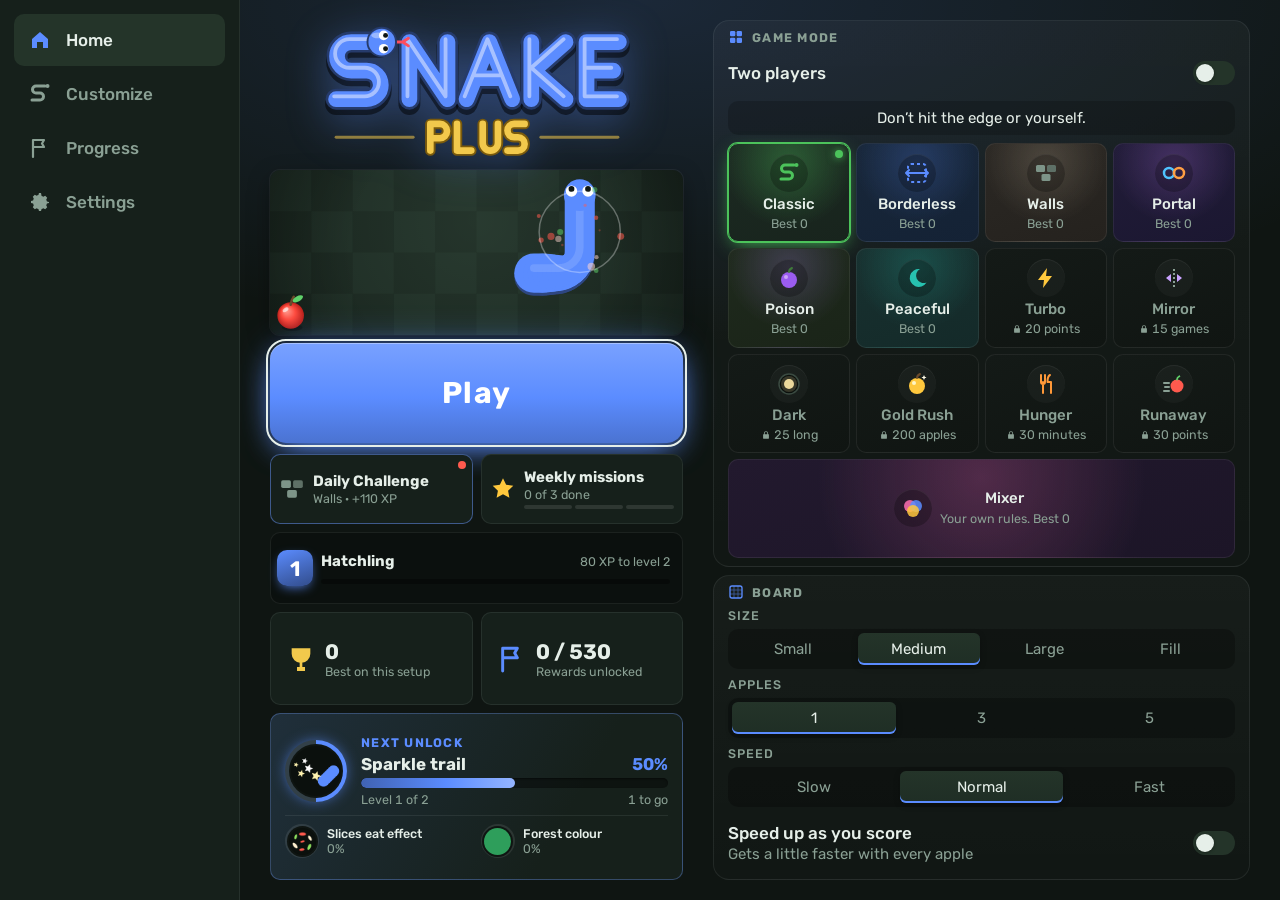
<file: index.html>
<!doctype html>
<html lang="en">
<head>
<meta charset="utf-8">
<meta name="viewport" content="width=device-width,initial-scale=1,viewport-fit=cover">
<meta name="theme-color" content="#0f1512">
<meta name="color-scheme" content="dark">
<meta name="description" content="A dark-mode snake game with a dozen modes, a long road of unlocks and smooth controls.">
<!-- Installable: Add to Home Screen opens it full-screen on iPhone/iPad -->
<meta name="apple-mobile-web-app-capable" content="yes">
<meta name="mobile-web-app-capable" content="yes">
<meta name="apple-mobile-web-app-status-bar-style" content="black-translucent">
<meta name="apple-mobile-web-app-title" content="Snake Plus">
<link rel="icon" href="icons/icon-192.png" type="image/png">
<link rel="apple-touch-icon" href="icons/apple-touch-icon.png">
<title>Snake Plus</title>
<link rel="preconnect" href="https://fonts.googleapis.com">
<link rel="preconnect" href="https://fonts.gstatic.com" crossorigin>
<link rel="stylesheet" href="https://fonts.googleapis.com/css2?family=Rubik:wght@400;500;700&display=swap">
<link rel="stylesheet" href="style.css">
</head>
<body>
<main class="app" id="app">
  <div class="wrap" id="wrap">
    <div class="bar" id="bar">
      <span class="hud" title="Score">
        <svg viewBox="0 0 24 24" aria-hidden="true"><circle cx="12" cy="14" r="8" fill="#ff5a4e"/><path d="M12 6c0-2 1-3 3-4" stroke="#5fd16a" stroke-width="2" fill="none" stroke-linecap="round"/></svg>
        <b id="score">0</b>
      </span>
      <button class="hud hud-btn" id="bestBtn" type="button" aria-label="Best score – show all best scores" title="All best scores">
        <svg viewBox="0 0 24 24" aria-hidden="true"><path d="M5 4h14v4a7 7 0 0 1-14 0zM9 18h6v3H9zM11 14h2v4h-2z" fill="#f2c94c"/></svg>
        <b id="best">0</b>
      </button>
      <span class="mode-tag" id="modeTag">Classic</span>
      <span class="spacer"></span>
      <button class="icon-btn" id="muteBtn" type="button" aria-label="Sound on"></button>
      <button class="icon-btn" id="menuBtn" type="button" aria-label="Pause and open menu"><svg viewBox="0 0 24 24" fill="currentColor" aria-hidden="true"><rect x="6" y="5" width="4" height="14" rx="1"/><rect x="14" y="5" width="4" height="14" rx="1"/></svg></button>
    </div>
    <div class="stage" id="stage">
      <canvas id="c" aria-label="Snake board"></canvas>
      <div class="overlay" id="overlay">
        <div class="menu compact" id="menu" role="dialog" aria-labelledby="ovTitle">
          <div class="menu-head">
            <h1 id="ovTitle">Snake Plus</h1>
            <div class="scores">
              <div class="big-stat">
                <svg viewBox="0 0 24 24" aria-hidden="true"><circle cx="12" cy="14" r="8" fill="#ff5a4e"/><path d="M12 6c0-2 1-3 3-4" stroke="#5fd16a" stroke-width="2" fill="none" stroke-linecap="round"/></svg>
                <span class="num" id="mScore">0</span><small>Score</small>
              </div>
              <button class="big-stat big-stat-btn" id="mBestBtn" type="button" title="All best scores">
                <svg viewBox="0 0 24 24" aria-hidden="true"><path d="M5 4h14v4a7 7 0 0 1-14 0zM9 18h6v3H9zM11 14h2v4h-2z" fill="#f2c94c"/></svg>
                <span class="num" id="mBest">0</span><small>Best</small>
              </button>
            </div>
            <button class="lvl" id="lvl" type="button" title="Player level"></button>
            <p class="badge" id="badge" hidden></p>
            <div class="missed" id="missed" hidden>
              <div class="ms-h"><b>What you missed</b><small>Unlocked this game. Tap one to use it.</small><button type="button" class="ms-x" id="missedClose" aria-label="Close">×</button></div>
              <div class="ms-list" id="missedList"></div>
            </div>
            <button class="home-next" id="nextGoal" type="button" hidden></button>
          </div>

          <div class="pause-box" id="pauseBox" hidden>
            <button class="play" id="resumeBtn" type="button">Resume</button>
            <div class="pause-row">
              <button class="pbtn" id="restartBtn" type="button"><svg viewBox="0 0 24 24" aria-hidden="true"><path d="M4 12a8 8 0 1 0 2.4-5.7M4 4v4.5h4.5" stroke="currentColor" stroke-width="2.2" fill="none" stroke-linecap="round" stroke-linejoin="round"/></svg>Restart</button>
              <button class="pbtn" id="homeBtn" type="button"><svg viewBox="0 0 24 24" aria-hidden="true"><path d="M4 11l8-7 8 7v9h-5v-6H9v6H4z" fill="currentColor"/></svg>Main menu</button>
            </div>
            <div class="pause-row">
              <button class="pbtn tog" id="pSound" type="button" aria-pressed="true"><span class="ic"></span>Sound</button>
              <button class="pbtn tog" id="pMusic" type="button" aria-pressed="false"><svg viewBox="0 0 24 24" aria-hidden="true"><path d="M9 18V6l10-2v12" stroke="currentColor" stroke-width="2" fill="none" stroke-linejoin="round"/><circle cx="6.5" cy="18" r="2.5" fill="currentColor"/><circle cx="16.5" cy="16" r="2.5" fill="currentColor"/></svg>Music</button>
            </div>
            <p class="pause-hint">Esc, P or Start also resumes</p>
          </div>
          <div class="pause-box" id="overBox" hidden>
            <button class="play" id="againBtn" type="button">Play again</button>
            <button class="pbtn" id="summaryBtn" type="button">Run summary</button>
            <button class="pbtn" id="overHome" type="button"><svg viewBox="0 0 24 24" aria-hidden="true"><path d="M4 11l8-7 8 7v9h-5v-6H9v6H4z" fill="currentColor"/></svg>Main menu</button>
          </div>
        </div>
      </div>
    </div>
  </div>
  <div class="dpad" id="dpad" hidden aria-label="Direction pad">
    <button type="button" data-dir="up" aria-label="Up"><svg viewBox="0 0 24 24"><path d="M12 6l7 9H5z"/></svg></button>
    <button type="button" data-dir="left" aria-label="Left"><svg viewBox="0 0 24 24"><path d="M6 12l9-7v14z"/></svg></button>
    <button type="button" data-dir="right" aria-label="Right"><svg viewBox="0 0 24 24"><path d="M18 12l-9 7V5z"/></svg></button>
    <button type="button" data-dir="down" aria-label="Down"><svg viewBox="0 0 24 24"><path d="M12 18l-7-9h14z"/></svg></button>
  </div>
</main>
<div class="shell" id="shell" data-page="home">
  <aside class="side-nav">
    <div class="brand logo" role="img" aria-label="Snake Plus"></div>
    <nav class="tabs" role="tablist" id="tabs" aria-label="Menu">
            <button role="tab" type="button" data-tab="home" aria-selected="true"><svg viewBox="0 0 24 24" aria-hidden="true"><path d="M4 11l8-7 8 7v9h-5v-6H9v6H4z"/></svg><span>Home</span></button>
            <button role="tab" type="button" data-tab="modes" aria-selected="false"><svg viewBox="0 0 24 24" aria-hidden="true"><rect x="3" y="3" width="8" height="8" rx="2"/><rect x="13" y="3" width="8" height="8" rx="2"/><rect x="3" y="13" width="8" height="8" rx="2"/><rect x="13" y="13" width="8" height="8" rx="2"/></svg><span>Modes</span></button>
            <button role="tab" type="button" data-tab="snake" aria-selected="false"><svg viewBox="0 0 24 24" aria-hidden="true"><path d="M4 18h8a3.5 3.5 0 0 0 0-7H8a3.5 3.5 0 0 1 0-7h9" fill="none" stroke="currentColor" stroke-width="3" stroke-linecap="round"/><circle cx="19.5" cy="4" r="2"/></svg><span>Customize</span></button>
            <button role="tab" type="button" data-tab="unlocks" aria-selected="false"><svg viewBox="0 0 24 24" aria-hidden="true"><path d="M5 21V4M5 4h11l-2 3.5L16 11H5" fill="none" stroke="currentColor" stroke-width="2.2" stroke-linejoin="round" stroke-linecap="round"/></svg><span>Unlocks</span></button>
            <button role="tab" type="button" data-tab="stats" aria-selected="false"><svg viewBox="0 0 24 24" aria-hidden="true"><rect x="4" y="12" width="4" height="8" rx="1"/><rect x="10" y="7" width="4" height="13" rx="1"/><rect x="16" y="3" width="4" height="17" rx="1"/></svg><span>Stats</span></button>
            <button role="tab" type="button" data-tab="settings" aria-selected="false"><svg viewBox="0 0 24 24" aria-hidden="true"><path d="M12 8.5a3.5 3.5 0 1 0 0 7 3.5 3.5 0 0 0 0-7zm9 3.5-2.1-.6a7 7 0 0 0-.7-1.7l1-2-2-2-1.9 1.1a7 7 0 0 0-1.7-.7L13 3h-2l-.6 2.1a7 7 0 0 0-1.7.7L6.8 4.7l-2 2 1 2a7 7 0 0 0-.7 1.7L3 11v2l2.1.6c.2.6.4 1.2.7 1.7l-1 1.9 2 2 1.9-1c.5.3 1.1.5 1.7.7L11 21h2l.6-2.1a7 7 0 0 0 1.7-.7l1.9 1 2-2-1-1.9c.3-.5.5-1.1.7-1.7L21 13z"/></svg><span>Settings</span></button>
    </nav>
  </aside>
  <header class="page-head"><span class="ph-title"><button class="back" id="pageBack" type="button" aria-label="Back to Home" hidden><svg viewBox="0 0 24 24" aria-hidden="true"><path d="M15 6l-6 6 6 6" fill="none" stroke="currentColor" stroke-width="2.600" stroke-linecap="round" stroke-linejoin="round"/></svg></button><h2 id="pageTitle">Snake Plus</h2></span><button class="play play-pill" id="playTop" type="button">Play</button></header>
  <div class="panels" id="panels">
            <section class="panel panel-home" role="tabpanel" data-panel="home">
              <div class="home-hero">
                <h1 class="logo logo-hero" role="img" aria-label="Snake Plus"></h1>
                <div class="pv-slot"><canvas id="pv" aria-hidden="true"></canvas></div>
                <button class="setup" type="button" data-go="modes" aria-label="Change mode and board"><span class="mode-line" id="modeLine"></span><svg viewBox="0 0 24 24" aria-hidden="true"><path d="M9 6l6 6-6 6" fill="none" stroke="currentColor" stroke-width="2.4" stroke-linecap="round" stroke-linejoin="round"/></svg></button>
                <button id="playBtn" class="play play-hero" type="button">Play</button>
              </div>
              <div class="home-side">
                <div class="home-events">
                  <button class="hev" id="homeDaily" type="button" data-go="daily"></button>
                  <button class="hev" id="homeWeek" type="button" data-go="weekly"></button>
                </div>
                <button class="lvl" id="homeLvl" type="button" data-go="unlocks" title="Player level"></button>
                <div class="home-tiles">
                  <button class="htile" type="button" data-go="stats"><svg viewBox="0 0 24 24" aria-hidden="true"><path d="M5 4h14v4a7 7 0 0 1-14 0zM9 18h6v3H9zM11 14h2v4h-2z" fill="#f2c94c"/></svg><b id="homeBest">0</b><small>Best on this setup</small></button>
                  <button class="htile" type="button" data-go="unlocks"><svg viewBox="0 0 24 24" aria-hidden="true"><path d="M5 21V4M5 4h11l-2 3.5L16 11H5" fill="none" stroke="currentColor" stroke-width="2.2" stroke-linejoin="round" stroke-linecap="round"/></svg><b id="homeGot">0</b><small>Rewards unlocked</small></button>
                </div>
                <button class="home-next" id="homeNext" type="button" data-go="unlocks"></button>
              </div>
            </section>

            <section class="panel" role="tabpanel" data-panel="modes" hidden>
              <div class="pv-slot"></div>
              <div class="card"><h3 class="card-h"><svg viewBox="0 0 24 24" aria-hidden="true"><rect x="3" y="3" width="8" height="8" rx="2"/><rect x="13" y="3" width="8" height="8" rx="2"/><rect x="3" y="13" width="8" height="8" rx="2"/><rect x="13" y="13" width="8" height="8" rx="2"/></svg><span>Game mode</span></h3>
                <button class="switch-row" type="button" role="switch" id="swDuel" aria-checked="false"><span><b>Two players</b><small>One screen, first to 3 rounds. Every mode is open</small></span><i class="switch"></i></button>
                <div class="mode-grid" id="modeGrid"></div>
                <div class="mix-box" id="mixBox" role="group" aria-label="Mixer rules" hidden></div>
              </div>
              <div class="card"><h3 class="card-h"><svg viewBox="0 0 24 24" aria-hidden="true"><rect x="3" y="3" width="18" height="18" rx="3" fill="none" stroke="currentColor" stroke-width="2"/><path d="M3 9h18M3 15h18M9 3v18M15 3v18" stroke="currentColor" stroke-width="1.2" opacity=".6"/></svg><span>Board</span></h3>
                <div class="field"><span class="label">Size</span><div class="seg" id="segBoard"></div></div>
                <div class="field"><span class="label">Apples</span><div class="seg" id="segApples"></div></div>
                <div class="field"><span class="label">Speed</span><div class="seg" id="segSpeed"></div></div>
                <button class="switch-row" type="button" role="switch" id="swRamp" aria-checked="false">
                  <span><b>Speed up as you score</b><small>Gets a little faster with every apple</small></span><i class="switch"></i>
                </button>
              </div>
            </section>

            <section class="panel panel-detail" role="tabpanel" data-panel="daily" hidden>
              <div class="card"><h3 class="card-h"><svg viewBox="0 0 24 24" aria-hidden="true"><path d="M4 4h16a1 1 0 0 1 1 1v15a1 1 0 0 1-1 1H4a1 1 0 0 1-1-1V5a1 1 0 0 1 1-1zm1 6v9h14v-9z"/></svg><span>Daily Challenge</span></h3>
                <div class="daily-mode" id="dailyMode"></div>
                <p class="hint" id="dailyRules"></p>
                <button class="play" id="dailyPlay" type="button">Play</button>
                <p class="hint" id="dailyNote"></p>
                <div class="streak"><div><b id="dailyStreak">0</b><small>Day streak</small></div><div><b id="dailyBest">0</b><small>Best streak</small></div><div class="dots" id="dailyDots"></div></div>
                <p class="hint" id="dailyNext"></p>
                <button class="pbtn" id="dailyShare" type="button" hidden>Share result</button>
              </div>
              <div class="card" id="boardCard"><h3 class="card-h"><svg viewBox="0 0 24 24" aria-hidden="true"><path d="M6 3h12v5a6 6 0 0 1-12 0zM6 5H3v2a3 3 0 0 0 3 3M18 5h3v2a3 3 0 0 1-3 3"/><path d="M11 14h2v4h3v3H8v-3h3z"/></svg><span>Today’s leaderboard</span><small id="boardCount"></small></h3>
                <p class="hint" id="boardNote"></p>
                <form class="sync-join" id="boardJoin"><input id="boardName" type="text" placeholder="Your name" aria-label="Leaderboard name" autocomplete="off" autocorrect="off" spellcheck="false" maxlength="16"><button class="play" type="submit">Join</button></form>
                <ol class="board" id="boardList"></ol>
                <p class="board-you" id="boardYou" hidden></p>
                <button class="link" id="boardRename" type="button" hidden>Change my name</button>
              </div>
            </section>

            <section class="panel panel-detail" role="tabpanel" data-panel="weekly" hidden>
              <div class="card"><h3 class="card-h"><svg viewBox="0 0 24 24" aria-hidden="true"><path d="M5 21V4M5 4h11l-2 3.500L16 11H5" fill="none" stroke="currentColor" stroke-width="2.200" stroke-linejoin="round" stroke-linecap="round"/></svg><span>This week</span><small id="weekLeft"></small></h3>
                <div class="week" id="weekList"></div>
                <div class="ms bonus" id="weekBonus"></div>
                <p class="hint" id="weekNext"></p>
                <p class="hint">New missions every Monday. XP is added as soon as you finish one, and progress from all your synced devices adds up.</p>
              </div>
            </section>

            <section class="panel panel-snake" role="tabpanel" data-panel="snake" hidden>
              <div class="ward-stage">
                <div class="pv-slot"></div>
                <div class="cat-tabs" id="catTabs"></div>
              </div>
              <div class="ward-body" id="wardrobe">
                <div class="cat-head"><span class="cat-name"><b id="catTitle"></b><small id="catNow"></small></span><span class="cat-tools"><small id="catCount"></small><button class="cat-filter" id="catRainbow" type="button" aria-pressed="false" hidden>Rainbow order</button><button class="cat-filter" id="catFilter" type="button" aria-pressed="false">Hide locked</button></span></div>
                <div class="lock-note" id="lockNote" hidden><span id="lockText"></span><button type="button" class="link" id="lockRoad">See it on the roadmap</button></div>
                <div class="cat" data-cat="color">
                <div class="custom-pick" id="customPick" hidden>
                  <label class="cp-row"><span class="cp-well"><input type="color" id="customInput" value="#00c2a8" aria-label="Pick your custom colour"></span>
                    <span class="cp-text"><b>Your own colour</b><small id="customStatus">Pick any colour that isn't already in the game.</small></span></label>
                </div>
                <div class="swatches" id="optColor"></div>
                </div>
                <div class="cat" data-cat="combos" hidden><div class="combos" id="optCombos"></div><p class="hint" id="comboHint"></p></div>
                <div class="cat" data-cat="pattern" hidden>
                <div class="custom-pick grad-pick" id="gradPick" hidden>
                  <div class="gp-top">
                    <span class="cp-well"><input type="color" id="gradA" value="#ff5a1f" aria-label="First gradient colour"></span>
                    <span class="gp-bar" id="gradBar"><i></i></span>
                    <span class="cp-well"><input type="color" id="gradB" value="#2bd4ff" aria-label="Second gradient colour"></span>
                  </div>
                  <div class="gp-dirs" id="gradDirs" role="group" aria-label="Fade direction"></div>
                  <p class="cp-text"><b id="gradDirName">Tail to head</b><small id="gradStatus"></small></p>
                </div>
                <div class="chips" id="optPattern"></div></div>
                <div class="cat" data-cat="shape" hidden><div class="chips" id="optShape"></div></div>
                <div class="cat" data-cat="eyes" hidden><div class="chips" id="optEyes"></div></div>
                <div class="cat" data-cat="hat" hidden><div class="chips" id="optHat"></div></div>
                <div class="cat" data-cat="burst" hidden><div class="chips" id="optBurst"></div></div>
                <div class="cat" data-cat="trail" hidden><div class="chips" id="optTrail"></div></div>
                <div class="cat" data-cat="food" hidden><div class="chips" id="optFood"></div></div>
                <div class="cat" data-cat="boardSkin" hidden><div class="chips" id="optBoardSkin"></div></div>
              </div>
            </section>

            <section class="panel" role="tabpanel" data-panel="unlocks" hidden>
              <div class="road-hero" id="roadHero"></div>
              <div class="roadmap" id="roadmap"></div>
            </section>

            <section class="panel" role="tabpanel" data-panel="settings" hidden>
              <div class="card" id="syncCard"><h3 class="card-h"><svg viewBox="0 0 24 24" aria-hidden="true"><path d="M7 18a5 5 0 0 1-.6-9.96A6.5 6.5 0 0 1 19 9.5a4.25 4.25 0 0 1-.5 8.5z"/><path d="M9.5 13.2a2.7 2.7 0 0 1 4.6-1.6M14.5 14.3a2.7 2.7 0 0 1-4.6 1.6" stroke="#16201b" stroke-width="1.6" fill="none" stroke-linecap="round"/><path d="M14.6 10.4v1.8h-1.8M9.4 17.1v-1.8h1.8" stroke="#16201b" stroke-width="1.6" fill="none" stroke-linecap="round" stroke-linejoin="round"/></svg><span>Sync</span><small id="syncState"></small></h3>
                <div id="syncOff">
                  <p class="sync-p">Play on your phone, iPad and computer with the same progress, best scores, unlocks and look.</p>
                  <div class="sync-btns"><button class="pbtn" type="button" id="syncNew">Turn on sync</button><button class="pbtn" type="button" id="syncHave">I have a code</button></div>
                  <form class="sync-join" id="syncJoin" hidden><input id="syncInput" type="text" placeholder="XXXX-XXXX" aria-label="Sync code" autocomplete="off" autocapitalize="characters" autocorrect="off" spellcheck="false" maxlength="12" size="9"><button class="play" type="submit" id="syncJoinBtn">Join</button></form>
                </div>
                <div id="syncOn" hidden>
                  <div class="sync-code"><span>Your sync code</span><b id="syncCode"></b><button class="pbtn" type="button" id="syncCopy">Copy</button></div>
                  <p class="sync-p">On another device, open <b>Settings → Sync → I have a code</b> and type it in. Keep it private: anyone with the code can use this save.</p>
                  <div class="sync-btns"><button class="pbtn" type="button" id="syncNow">Sync now</button><button class="pbtn" type="button" id="syncLeave">Stop syncing here</button></div>
                </div>
                <p class="sync-msg" id="syncMsg" hidden></p>
              </div>
              <div class="card"><h3 class="card-h"><svg viewBox="0 0 24 24" aria-hidden="true"><path d="M8 5v14l11-7z"/></svg><span>Gameplay</span></h3>
                <button class="switch-row" type="button" role="switch" id="swAuto" aria-checked="false"><span><b>Keep playing after a crash</b><small>No game over screen. A new game starts by itself, and you leave through the pause menu</small></span><i class="switch"></i></button>
                <button class="switch-row" type="button" role="switch" id="swCountdown" aria-checked="true"><span><b>Countdown</b><small>3, 2, 1 before a new game. Resuming from pause always counts down</small></span><i class="switch"></i></button>
                <button class="switch-row" type="button" role="switch" id="swGrace" aria-checked="true"><span><b>Edge grace</b><small>A brief moment to turn when you’re about to crash</small></span><i class="switch"></i></button>
                <button class="switch-row" type="button" role="switch" id="swWake" aria-checked="true"><span><b>Keep screen awake</b><small>Stops your screen turning off during a game, where supported</small></span><i class="switch"></i></button>
              </div>
              <div class="card"><h3 class="card-h"><svg viewBox="0 0 24 24" aria-hidden="true"><path d="M4 9h4l5-4v14l-5-4H4z"/><path d="M16 8.5a5 5 0 0 1 0 7M18.5 6a8.5 8.5 0 0 1 0 12" stroke="currentColor" stroke-width="2" fill="none" stroke-linecap="round"/></svg><span>Sound</span></h3>
                <label class="field"><span class="label">Volume <output id="volOut">80%</output></span>
                  <input type="range" id="volume" min="0" max="100" step="5" value="80"></label>
                <button class="switch-row" type="button" role="switch" id="swSfx" aria-checked="true"><span><b>Sound effects</b><small>Eating, turning, crashing</small></span><i class="switch"></i></button>
                <button class="switch-row" type="button" role="switch" id="swMusic" aria-checked="false"><span><b>Background music</b><small>A soft loop while you play</small></span><i class="switch"></i></button>
              </div>
              <div class="card"><h3 class="card-h"><svg viewBox="0 0 24 24" aria-hidden="true"><path d="M12 2l1.800 6.200L20 10l-6.200 1.800L12 18l-1.800-6.200L4 10l6.200-1.800z"/></svg><span>Effects</span></h3>
                <button class="switch-row" type="button" role="switch" id="swShake" aria-checked="true"><span><b>Screen shake</b><small>The board shakes when you crash</small></span><i class="switch"></i></button>
                <button class="switch-row" type="button" role="switch" id="swConfetti" aria-checked="true"><span><b>Confetti</b><small>Bursts for new bests and unlocks</small></span><i class="switch"></i></button>
              </div>
              <div class="card"><h3 class="card-h"><svg viewBox="0 0 24 24" aria-hidden="true"><circle cx="12" cy="4.500" r="2.500"/><path d="M4 8.500l5 1.500v4l-2 7h2.500l2.500-6 2.500 6H17l-2-7v-4l5-1.500-.6-2L12 8 4.600 6.500z"/></svg><span>Accessibility</span></h3>
                <button class="switch-row" type="button" role="switch" id="swSafe" aria-checked="false"><span><b>Colourblind-friendly</b><small>Poison, gold and portals get symbols, and player 2 gets stripes</small></span><i class="switch"></i></button>
                <button class="switch-row" type="button" role="switch" id="swCalm" aria-checked="false"><span><b>Reduce motion</b><small>No shake or confetti, one soft flash instead of flickering, and calmer menus</small></span><i class="switch"></i></button>
                <button class="switch-row" type="button" role="switch" id="swContrast" aria-checked="false"><span><b>High contrast</b><small>A plain black board, bright walls and outlined apples, with clearer menu text</small></span><i class="switch"></i></button>
                <button class="switch-row" type="button" role="switch" id="swText" aria-checked="false"><span><b>Larger text</b><small>Bigger text throughout the menus</small></span><i class="switch"></i></button>
              </div>
              <div class="card"><h3 class="card-h"><svg viewBox="0 0 24 24" aria-hidden="true"><path d="M12 3a6 6 0 0 0-6 6v4l-2 3h16l-2-3V9a6 6 0 0 0-6-6zM10 19a2 2 0 0 0 4 0z"/></svg><span>Notifications</span></h3>
                <button class="switch-row" type="button" role="switch" id="swToasts" aria-checked="true"><span><b>Unlock pop-ups during games</b><small>When off, you'll see everything you unlocked after the game, in “What you missed”</small></span><i class="switch"></i></button>
              </div>
              <div class="card"><h3 class="card-h"><svg viewBox="0 0 24 24" aria-hidden="true"><path d="M7 7h10a5 5 0 0 1 5 5v1a4 4 0 0 1-7 2.6L14 14h-4l-1 1.6A4 4 0 0 1 2 13v-1a5 5 0 0 1 5-5z"/><path d="M7 10v4M5 12h4" stroke="#16201b" stroke-width="1.6" stroke-linecap="round"/><circle cx="16.5" cy="11" r="1.1" fill="#16201b"/><circle cx="18.5" cy="13" r="1.1" fill="#16201b"/></svg><span>Controls</span></h3>
                <div class="field"><span class="label">Swipe sensitivity</span><div class="seg" id="segSwipe"></div></div>
                <button class="switch-row" type="button" role="switch" id="swDpad" aria-checked="false"><span><b>On-screen D-pad</b><small>Buttons under the board for touch screens</small></span><i class="switch"></i></button>
                <button class="switch-row" type="button" role="switch" id="swVibrate" aria-checked="true"><span><b>Vibration</b><small id="vibNote">Short buzz when you eat or crash</small></span><i class="switch"></i></button>
                <div class="help">
                  <p><kbd>←↑↓→</kbd><kbd>WASD</kbd><span>Steer</span></p>
                  <p><kbd>Esc</kbd><kbd>P</kbd><span>Pause</span></p>
                  <p><kbd>Swipe</kbd><span>Anywhere on the screen</span></p>
                  <p><kbd>Gamepad</kbd><span>D-pad or stick · Start pauses · A plays</span></p>
                  <p><kbd>WASD</kbd><span>Player 1 in two-player</span></p>
                  <p><kbd>←↑↓→</kbd><span>Player 2 in two-player</span></p>
                </div>
              </div>
            </section>

            <section class="panel" role="tabpanel" data-panel="stats" hidden>
              <div class="tiles" id="statTiles"></div>
              <div class="card" id="bestHeading"><h3 class="card-h"><svg viewBox="0 0 24 24" aria-hidden="true"><path d="M5 4h14v4a7 7 0 0 1-14 0zM9 18h6v3H9zM11 14h2v4h-2z"/></svg><span>Best scores</span></h3>
                <p class="hint">Each mode keeps a best for every board size and apple count. Your current setup is outlined.</p>
                <div class="best-list" id="bestList"></div>
              </div>
            </section>
  </div>
</div>
<div class="toasts" id="toasts" aria-live="polite"></div>
<div class="sum-wrap" id="summary" role="dialog" aria-modal="true" aria-labelledby="sumTitle" hidden>
  <div class="sum-card">
    <h2 id="sumTitle">Run summary</h2>
    <p class="hint" id="sumWhy"></p>
    <div class="sum-map"><canvas id="sumMap" role="img" aria-label="Map of where your snake went. Brighter tiles were crossed more often."></canvas></div>
    <div class="sum-stats" id="sumStats"></div>
    <div class="sum-btns"><button class="pbtn" id="sumShare" type="button">Share</button><button class="play" id="sumClose" type="button">Done</button></div>
  </div>
</div>
<p class="sr" id="srLive" aria-live="polite"></p>
<canvas id="confetti" aria-hidden="true"></canvas>

<script src="js/util.js"></script>
<script src="js/game.js"></script>
<script src="js/store.js"></script>
<script src="js/skins.js"></script>
<script src="js/daily.js"></script>
<script src="js/audio.js"></script>
<script src="js/render.js"></script>
<script src="js/input.js"></script>
<script src="js/ui.js"></script>
<script src="js/sync-core.js"></script>
<script src="js/sync.js"></script>
<script src="js/board.js"></script>
<script src="js/main.js"></script>
<script>
  // Offline support + Home Screen install. Both need http(s), so skip them when opened as a file.
  if (location.protocol.startsWith('http')) {
    const m = document.createElement('link'); m.rel = 'manifest'; m.href = 'manifest.webmanifest'; document.head.appendChild(m);
  }
  if ('serviceWorker' in navigator && location.protocol.startsWith('http')) {
    addEventListener('load', () => navigator.serviceWorker.register('sw.js').catch(() => {}));
  }
</script>
</body>
</html>
</file>
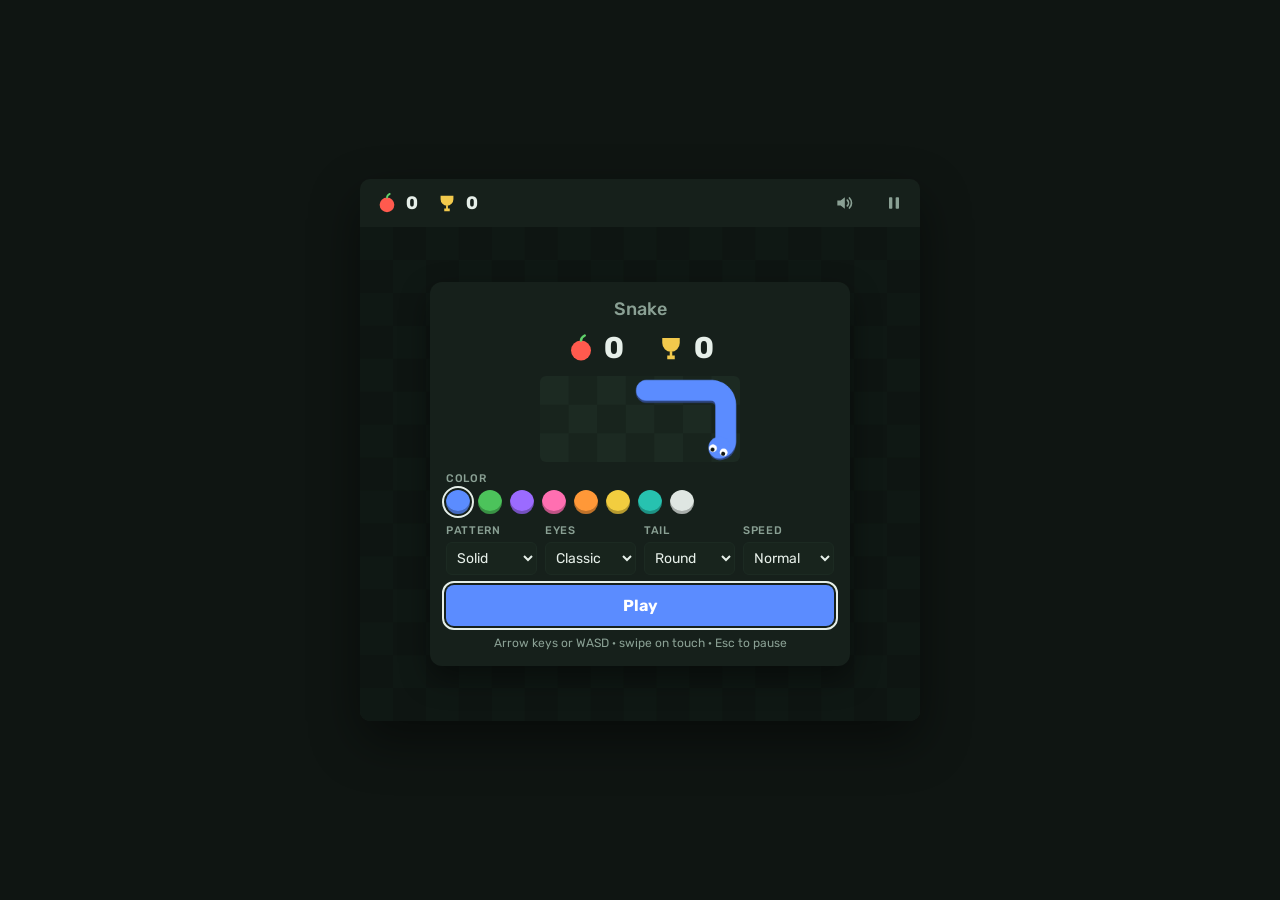
<file: snake.html>
<!doctype html><html><head><meta charset=utf8><meta name=viewport content="width=device-width,initial-scale=1,viewport-fit=cover"><style>:root{color-scheme:light;box-sizing:border-box;padding-top:env(safe-area-inset-top,0px);padding-bottom:env(safe-area-inset-bottom,0px)}html{scroll-padding-top:env(safe-area-inset-top,0px)}body{margin:0;padding:0;font:14px -apple-system,BlinkMacSystemFont,sans-serif;background:#fff;color:#000}img{max-width:100%}[hidden]:not([hidden=until-found i]){display:none!important}</style></head><body>
<title>Night Snake</title>
<link rel="stylesheet" href="https://fonts.googleapis.com/css2?family=Rubik:wght@500;700&display=swap">
<style>
:root{
  --bg:#0f1512; --bar:#16201b; --tile-a:#1c2a22; --tile-b:#18241d;
  --accent:#5b8cff; --fg:#e6efe9; --muted:#8aa094;
  --font:'Rubik', system-ui, -apple-system, 'Segoe UI', sans-serif;
  color-scheme:dark;
}
html,body{height:100%;margin:0}
body{background:var(--bg);color:var(--fg);font-family:var(--font);display:flex;align-items:center;justify-content:center;
  padding:16px;box-sizing:border-box;user-select:none;-webkit-user-select:none}
[hidden]{display:none!important}
button:focus-visible,select:focus-visible{outline:2px solid var(--fg);outline-offset:2px}
.wrap{display:flex;flex-direction:column;width:min(100%,560px);border-radius:10px;overflow:hidden;box-shadow:0 20px 50px rgba(0,0,0,.45)}
.bar{display:flex;align-items:center;gap:18px;background:var(--bar);padding:8px 10px 8px 16px;font-weight:700;font-size:18px;font-variant-numeric:tabular-nums}
.bar span{display:flex;align-items:center;gap:8px}
.bar b{display:inline-block}
.bar svg{width:22px;height:22px}
.bar .spacer{flex:1}
.icon-btn{background:none;border:0;color:var(--muted);cursor:pointer;padding:6px;border-radius:6px;display:flex}
.icon-btn:hover{color:var(--fg);background:var(--tile-a)}
.icon-btn svg{width:20px;height:20px}
.stage{position:relative}
#c{display:block;width:100%;height:auto;touch-action:none}
.overlay{position:absolute;inset:0;display:flex;align-items:flex-start;background:rgba(8,12,10,.6);overflow-y:auto;padding:12px;box-sizing:border-box;touch-action:pan-y}
.menu{margin:auto;width:min(100%,420px);background:var(--bar);border-radius:12px;padding:16px;box-sizing:border-box;display:grid;gap:10px;box-shadow:0 12px 30px rgba(0,0,0,.45)}
.menu h1{margin:0;font-size:18px;text-align:center;color:var(--muted);font-weight:500}
.scores{display:flex;justify-content:center;gap:32px}
.stat{display:flex;align-items:center;gap:8px;font-size:30px;font-weight:700;font-variant-numeric:tabular-nums}
.stat svg{width:30px;height:30px}
#pv{width:100%;max-width:200px;height:auto;justify-self:center;border-radius:6px;display:block}
.field{display:grid;gap:5px;min-width:0}
.field>span{font-size:11px;color:var(--muted);font-weight:500;letter-spacing:.06em;text-transform:uppercase}
.swatches{display:flex;flex-wrap:wrap;gap:8px}
.sw{width:24px;height:24px;border-radius:50%;border:0;cursor:pointer;box-shadow:inset 0 -3px 0 rgba(0,0,0,.25)}
.sw[aria-pressed="true"]{outline:2px solid var(--fg);outline-offset:2px}
.grid4{display:grid;grid-template-columns:repeat(4,1fr);gap:8px}
select{width:100%;background:var(--tile-b);color:var(--fg);border:1px solid var(--tile-a);border-radius:6px;padding:6px 6px;font:inherit;font-size:14px;cursor:pointer}
#playBtn{background:var(--accent);color:#fff;border:0;border-radius:8px;padding:11px 22px;font:inherit;font-weight:700;font-size:16px;cursor:pointer}
#playBtn:hover{filter:brightness(1.08)}
.hint{margin:0;text-align:center;color:var(--muted);font-size:12px}
@media (max-width:440px){.grid4{grid-template-columns:1fr 1fr}.stat{font-size:24px}}
</style>

<div class="wrap">
  <div class="bar">
    <span title="Score"><svg viewBox="0 0 24 24"><circle cx="12" cy="14" r="8" fill="#ff5a4e"/><path d="M12 6c0-2 1-3 3-4" stroke="#5fd16a" stroke-width="2" fill="none" stroke-linecap="round"/></svg><b id="score">0</b></span>
    <span title="Best"><svg viewBox="0 0 24 24"><path d="M5 4h14v4a7 7 0 0 1-14 0zM9 18h6v3H9zM11 14h2v4h-2z" fill="#f2c94c"/></svg><b id="best">0</b></span>
    <span class="spacer"></span>
    <button class="icon-btn" id="muteBtn" type="button" aria-label="Sound on"></button>
    <button class="icon-btn" id="menuBtn" type="button" aria-label="Pause and open menu"><svg viewBox="0 0 24 24" fill="currentColor"><rect x="6" y="5" width="4" height="14" rx="1"/><rect x="14" y="5" width="4" height="14" rx="1"/></svg></button>
  </div>
  <div class="stage">
    <canvas id="c" width="680" height="600"></canvas>
    <div class="overlay" id="overlay">
      <div class="menu">
        <h1 id="ovTitle">Snake</h1>
        <div class="scores">
          <div class="stat" title="Score"><svg viewBox="0 0 24 24"><circle cx="12" cy="14" r="8" fill="#ff5a4e"/><path d="M12 6c0-2 1-3 3-4" stroke="#5fd16a" stroke-width="2" fill="none" stroke-linecap="round"/></svg><span id="mScore">0</span></div>
          <div class="stat" title="Best"><svg viewBox="0 0 24 24"><path d="M5 4h14v4a7 7 0 0 1-14 0zM9 18h6v3H9zM11 14h2v4h-2z" fill="#f2c94c"/></svg><span id="mBest">0</span></div>
        </div>
        <canvas id="pv" width="280" height="120"></canvas>
        <div class="field"><span>Color</span><div class="swatches" id="optColor"></div></div>
        <div class="grid4">
          <label class="field"><span>Pattern</span><select id="optPattern"></select></label>
          <label class="field"><span>Eyes</span><select id="optEyes"></select></label>
          <label class="field"><span>Tail</span><select id="optShape"></select></label>
          <label class="field"><span>Speed</span><select id="optSpeed"></select></label>
        </div>
        <button id="playBtn" type="button">Play</button>
        <p class="hint">Arrow keys or WASD · swipe on touch · Esc to pause</p>
      </div>
    </div>
  </div>
</div>

<script>
(()=>{
// ---------- config ----------
const COLS=17, ROWS=15, CELL=40, STEP=4;
const TILE_A='#1c2a22', TILE_B='#18241d', GREY=[86,96,90];
const COLORS=[['Blue','#5b8cff'],['Green','#4cc35b'],['Purple','#9b6bff'],['Pink','#ff6fb1'],
              ['Orange','#ff9838'],['Yellow','#f2cd3f'],['Teal','#27c2b0'],['Ghost','#dfe6e2']];
const PATTERNS=['Solid','Stripes','Fade','Rainbow'];
const EYES=['Classic','Big','Sleepy','Shades'];
const SHAPES=['Round','Tapered'];
const SPEEDS=['Slow','Normal','Fast'], SPEED_MS=[190,150,110];

const store={get(k){try{return localStorage.getItem(k)}catch(e){return null}},set(k,v){try{localStorage.setItem(k,v)}catch(e){}}};
let skin={color:0,pattern:0,eyes:0,shape:0,speed:1};
try{const s=JSON.parse(store.get('snake-skin')); if(s) skin={...skin,...s};}catch(e){}
let best=+store.get('snake-best')||0;
let muted=store.get('snake-muted')==='1';

// ---------- elements ----------
const $=id=>document.getElementById(id);
const cv=$('c'), ctx=cv.getContext('2d'), pv=$('pv'), pctx=pv.getContext('2d');
const scoreEl=$('score'), bestEl=$('best'), overlay=$('overlay'), ovTitle=$('ovTitle');
const mScore=$('mScore'), mBest=$('mBest'), playBtn=$('playBtn'), muteBtn=$('muteBtn'), menuBtn=$('menuBtn');
bestEl.textContent=best;

// ---------- sound (synthesised, no files needed) ----------
let actx=null;
function audio(){
  if(!actx){try{actx=new (window.AudioContext||window.webkitAudioContext)();}catch(e){}}
  if(actx&&actx.state==='suspended') actx.resume();
  return actx;
}
function tone(freq,dur,{type='sine',vol=.2,slide=0,delay=0}={}){
  if(muted) return; const a=audio(); if(!a) return;
  const t0=a.currentTime+delay, o=a.createOscillator(), g=a.createGain();
  o.type=type; o.frequency.setValueAtTime(freq,t0);
  if(slide) o.frequency.exponentialRampToValueAtTime(Math.max(30,freq+slide),t0+dur);
  g.gain.setValueAtTime(.0001,t0); g.gain.exponentialRampToValueAtTime(vol,t0+.01); g.gain.exponentialRampToValueAtTime(.0001,t0+dur);
  o.connect(g).connect(a.destination); o.start(t0); o.stop(t0+dur+.03);
}
const SFX={
  eat(){tone(520,.08,{type:'square',vol:.06,slide:400});tone(900,.14,{vol:.14,delay:.05,slide:350});},
  turn(){tone(320,.03,{type:'triangle',vol:.035});},
  start(){tone(440,.08,{type:'triangle',vol:.1});tone(660,.12,{type:'triangle',vol:.1,delay:.08});},
  die(){tone(240,.16,{type:'square',vol:.08,slide:-120});tone(170,.4,{type:'sawtooth',vol:.05,delay:.12,slide:-110});},
  click(){tone(620,.04,{type:'triangle',vol:.05});}
};
const ICON_ON='<svg viewBox="0 0 24 24"><path d="M4 9h4l5-4v14l-5-4H4z" fill="currentColor"/><path d="M16 8.5a5 5 0 0 1 0 7M18.5 6a8.5 8.5 0 0 1 0 12" stroke="currentColor" stroke-width="2" fill="none" stroke-linecap="round"/></svg>';
const ICON_OFF='<svg viewBox="0 0 24 24"><path d="M4 9h4l5-4v14l-5-4H4z" fill="currentColor"/><path d="M16 9.5l5 5M21 9.5l-5 5" stroke="currentColor" stroke-width="2" fill="none" stroke-linecap="round"/></svg>';
function renderMute(){muteBtn.innerHTML=muted?ICON_OFF:ICON_ON;muteBtn.setAttribute('aria-label',muted?'Sound off':'Sound on');}
renderMute();

// ---------- math helpers ----------
const hexRgb=h=>{const n=parseInt(h.slice(1),16);return[n>>16,(n>>8)&255,n&255];};
const mix=(a,b,t)=>a.map((v,i)=>Math.round(v+(b[i]-v)*t));
const rgb=a=>`rgb(${a[0]},${a[1]},${a[2]})`;
function hsl(h,s,l){s/=100;l/=100;const k=n=>(n+h/30)%12,a=s*Math.min(l,1-l);
  return [0,8,4].map(n=>Math.round((l-a*Math.max(-1,Math.min(k(n)-3,9-k(n),1)))*255));}
const ease=t=>t*t*(3-2*t);
const ang=d=>Math.atan2(d.y,d.x);
const sub=(a,b)=>({x:a.x-b.x,y:a.y-b.y});
function lerpAng(a,b,t){let d=b-a;while(d>Math.PI)d-=2*Math.PI;while(d<-Math.PI)d+=2*Math.PI;return a+d*t;}

// Smooth path from tail to head with rounded corners.
// m = distance from the tail along the grid path, so patterns stay stuck to the body.
function buildPath(cells,prevTail,p,cell){
  const c=q=>({x:q.x*cell+cell/2,y:q.y*cell+cell/2});
  const L=(a,b,t)=>({x:a.x+(b.x-a.x)*t,y:a.y+(b.y-a.y)*t});
  const n=cells.length;
  const raw=[L(c(prevTail),c(cells[n-1]),p)];
  for(let i=n-1;i>=1;i--) raw.push(c(cells[i]));
  raw.push(L(c(cells[1]),c(cells[0]),p));
  const v=[];
  for(const q of raw){const l=v[v.length-1]; if(!l||Math.abs(l.x-q.x)+Math.abs(l.y-q.y)>.01) v.push(q);}
  const out=[{x:v[0].x,y:v[0].y,m:0}];
  let cur={x:v[0].x,y:v[0].y}, m=0;
  const line=(tx,ty)=>{
    const len=Math.hypot(tx-cur.x,ty-cur.y); if(len<.01) return;
    const steps=Math.ceil(len/STEP);
    for(let j=1;j<=steps;j++) out.push({x:cur.x+(tx-cur.x)*j/steps,y:cur.y+(ty-cur.y)*j/steps,m:m+len*j/steps});
    m+=len; cur={x:tx,y:ty};
  };
  for(let i=1;i<v.length;i++){
    const A=v[i-1], V=v[i], B=v[i+1];
    if(B){
      const ux=Math.sign(V.x-A.x), uy=Math.sign(V.y-A.y), wx=Math.sign(B.x-V.x), wy=Math.sign(B.y-V.y);
      const r=Math.min(cell/2,Math.hypot(V.x-A.x,V.y-A.y),Math.hypot(B.x-V.x,B.y-V.y));
      if((ux!==wx||uy!==wy)&&r>.5){
        const sx=V.x-ux*r, sy=V.y-uy*r; line(sx,sy);
        const cx=sx+wx*r, cy=sy+wy*r, m0=m, steps=Math.max(2,Math.ceil(Math.PI/2*r/STEP));
        for(let j=1;j<=steps;j++){
          const f=Math.PI/2*j/steps;
          out.push({x:cx+r*(-wx*Math.cos(f)+ux*Math.sin(f)),y:cy+r*(-wy*Math.cos(f)+uy*Math.sin(f)),m:m0+2*r*j/steps});
        }
        m=m0+2*r; cur={x:V.x+wx*r,y:V.y+wy*r};
        continue;
      }
    }
    line(V.x,V.y);
  }
  return out;
}

// Strokes the path in runs of identical colour/width so it stays fast.
function strokeRuns(g,pts,styleAt,widthAt,dy){
  g.lineCap='round'; g.lineJoin='round';
  let i=1;
  while(i<pts.length){
    const st=styleAt(pts[i].m), w=widthAt(pts[i].m);
    g.strokeStyle=st; g.lineWidth=w; g.beginPath(); g.moveTo(pts[i-1].x,pts[i-1].y+dy);
    while(i<pts.length&&styleAt(pts[i].m)===st&&widthAt(pts[i].m)===w){g.lineTo(pts[i].x,pts[i].y+dy);i++;}
    g.stroke();
  }
}

// fx: {dead, flash 0..1, grey 0..1, bulges:[distance from head], mouth 0..1}
function drawSnake(g,cells,prevTail,p,cell,headAng,fx={}){
  const pts=buildPath(cells,prevTail,p,cell);
  const M=pts[pts.length-1].m||1, k=cell/40, W=cell*.72;
  const base=hexRgb(COLORS[skin.color][1]);
  const dark=mix(base,[0,0,0],.3), shadow=mix(base,[0,0,0],.5), fadeTo=mix(base,[15,22,18],.6);
  const pat=PATTERNS[skin.pattern];
  const hue=m=>Math.round(m/cell*28)%360;
  const sig2=2*(cell*.45)**2;
  const widthAt=m=>{
    let w=SHAPES[skin.shape]==='Tapered'?W*(.4+.6*ease(Math.min(1,m/(cell*3)))):W;
    if(fx.bulges) for(const d of fx.bulges){const x=(M-m)-d; w*=1+.32*Math.exp(-x*x/sig2);}
    return Math.round(w*2)/2;
  };
  const effects=(c,m,withFlash)=>{
    if(fx.grey){const f=(M-m)/M, a=Math.max(0,Math.min(1,(fx.grey*1.4-f)/.4)); if(a>0) c=mix(c,GREY,Math.round(a*16)/16*.85);}
    if(withFlash&&fx.flash) c=mix(c,[255,255,255],fx.flash);
    return rgb(c);
  };
  const raw=m=>{
    if(pat==='Stripes') return ((m%cell)+cell)%cell<cell*.4?dark:base;
    if(pat==='Fade') return mix(base,fadeTo,Math.round((1-m/M)*32)/32);
    if(pat==='Rainbow') return hsl(hue(m),85,62);
    return base;
  };
  const rawShadow=m=>pat==='Rainbow'?hsl(hue(m),60,32):shadow;
  strokeRuns(g,pts,m=>effects(rawShadow(m),m,false),widthAt,3*k);
  strokeRuns(g,pts,m=>effects(raw(m),m,true),widthAt,0);
  const h=pts[pts.length-1], hc=effects(raw(M),M,true);
  g.fillStyle=hc; g.beginPath(); g.arc(h.x,h.y,widthAt(M)/2*1.06,0,Math.PI*2); g.fill();
  drawFace(g,h.x,h.y,headAng,k,fx,hc);
}

function drawFace(g,x,y,a,k,fx,bodyCol){
  const style=EYES[skin.eyes], ink='#0f1512', dead=!!fx.dead;
  const dot=(cx,cy,r)=>{g.beginPath();g.arc(cx,cy,r,0,Math.PI*2);g.fill();};
  g.save(); g.translate(x,y); g.rotate(a);
  const o=fx.mouth||0;
  if(o>.03&&!dead){
    g.fillStyle='#3b1016'; g.beginPath(); g.ellipse(11*k,0,4.5*k*o+.5,8*k*o,0,0,Math.PI*2); g.fill();
    g.fillStyle='#ff6b7a'; g.beginPath(); g.ellipse(12.5*k,0,2*k*o,3.4*k*o,0,0,Math.PI*2); g.fill();
  }
  if(style==='Shades'&&!dead){
    g.fillStyle='#111518';
    for(const s of [-1,1]){g.beginPath();g.ellipse(5*k,s*8*k,5*k,6.5*k,0,0,Math.PI*2);g.fill();}
    g.fillRect(3.5*k,-8*k,2.5*k,16*k);
    g.fillStyle='rgba(255,255,255,.55)';
    for(const s of [-1,1]) g.fillRect(6.5*k,s*8*k-4*k,1.6*k,3*k);
  } else {
    for(const s of [-1,1]){
      const big=style==='Big', ex=(big?3:4)*k, ey=s*(big?9.5:8)*k, r=(big?7.5:5.5)*k;
      g.fillStyle='#fff'; dot(ex,ey,r);
      if(dead){
        g.strokeStyle=ink; g.lineWidth=1.8*k; g.lineCap='round'; const q=r*.5;
        g.beginPath(); g.moveTo(ex-q,ey-q); g.lineTo(ex+q,ey+q); g.moveTo(ex+q,ey-q); g.lineTo(ex-q,ey+q); g.stroke();
        continue;
      }
      g.fillStyle=ink; dot(ex+(big?2.6:2)*k,ey,(big?3.8:2.8)*k);
      if(big){g.fillStyle='#fff'; dot(ex+3.4*k,ey-1.4*k,1.2*k);}
      if(style==='Sleepy'){
        g.fillStyle=bodyCol; g.beginPath(); g.arc(ex,ey,r+.8*k,Math.PI/2,Math.PI*1.5); g.fill();
        g.strokeStyle=ink; g.lineWidth=1.5*k; g.beginPath(); g.moveTo(ex,ey-r); g.lineTo(ex,ey+r); g.stroke();
      }
    }
  }
  g.restore();
}

function drawTiles(g,cols,rows,cell){
  for(let x=0;x<cols;x++)for(let y=0;y<rows;y++){g.fillStyle=(x+y)%2?TILE_B:TILE_A;g.fillRect(x*cell,y*cell,cell,cell);}
}

// ---------- eat effects ----------
let parts=[], rings=[];
function burst(cx,cy){
  const now=performance.now();
  for(let i=0;i<14;i++){
    const a=Math.random()*Math.PI*2, sp=100+Math.random()*180;
    parts.push({x:cx,y:cy,vx:Math.cos(a)*sp,vy:Math.sin(a)*sp,r:3+Math.random()*3.5,
      c:Math.random()<.65?'#ff5a4e':(Math.random()<.5?'#5fd16a':'#ffd5cf'),born:now,life:380+Math.random()*220});
  }
  rings.push({x:cx,y:cy,born:now});
}
function drawFx(t,dt){
  const s=dt/1000, damp=Math.exp(-5*s);
  parts=parts.filter(p=>t-p.born<p.life);
  for(const p of parts){
    p.x+=p.vx*s; p.y+=p.vy*s; p.vx*=damp; p.vy*=damp;
    const f=1-(t-p.born)/p.life;
    ctx.globalAlpha=f; ctx.fillStyle=p.c; ctx.beginPath(); ctx.arc(p.x,p.y,p.r*f,0,Math.PI*2); ctx.fill();
  }
  rings=rings.filter(r=>t-r.born<380);
  for(const r of rings){
    const f=(t-r.born)/380;
    ctx.globalAlpha=1-f; ctx.strokeStyle='#ffffff'; ctx.lineWidth=3*(1-f)+.5;
    ctx.beginPath(); ctx.arc(r.x,r.y,CELL*(.3+.9*ease(f)),0,Math.PI*2); ctx.stroke();
  }
  ctx.globalAlpha=1;
}
function bump(el){try{el.animate([{transform:'scale(1.4)'},{transform:'scale(1)'}],{duration:240,easing:'ease-out'});}catch(e){}}

// ---------- game state ----------
let snake,prevTail,dir,prevDir,queue,apple,appleT=0,score=0,grow=0,state='ready';
let acc=0,last=0,deathT=0,gameTime=0,eats=[],undo=null,mouth=0;

function reset(){
  const y=Math.floor(ROWS/2);
  snake=[{x:4,y},{x:3,y},{x:2,y}];
  prevTail={...snake[2]};
  dir={x:1,y:0}; prevDir={...dir}; queue=[]; score=0; grow=0; scoreEl.textContent=0;
  eats=[]; undo=null; mouth=0; deathT=0; parts=[]; rings=[]; acc=0;
  placeApple();
}
function placeApple(){
  const free=[];
  for(let x=0;x<COLS;x++)for(let y=0;y<ROWS;y++) if(!snake.some(s=>s.x===x&&s.y===y)) free.push({x,y});
  apple=free.length?free[Math.random()*free.length|0]:null;
  appleT=performance.now();
}
function showMenu(title,btn){
  if(score>best){best=score;store.set('snake-best',best);bestEl.textContent=best;}
  ovTitle.textContent=title; mScore.textContent=score; mBest.textContent=best; playBtn.textContent=btn;
  overlay.hidden=false; playBtn.focus({preventScroll:true});
}
function start(){
  if(state==='play') return;
  if(state==='over'&&overlay.hidden) return;   // still playing the death animation
  if(state==='over') reset();
  if(state!=='paused') SFX.start();
  state='play'; overlay.hidden=true;
  if(document.activeElement&&document.activeElement.blur) document.activeElement.blur();
}
function pause(){ if(state==='play'){state='paused';showMenu('Paused','Resume');} }

function turn(nx,ny){
  if(state==='over'&&overlay.hidden) return;
  if(state!=='play'){
    const fresh=state!=='paused';
    start();
    if(fresh){ if(nx*dir.x+ny*dir.y===0) queue.push({x:nx,y:ny}); step(); acc=0; SFX.turn(); return; }
  }
  const ms=SPEED_MS[skin.speed];
  // Instant turn: if the head only just left its cell, redo this move in the new direction.
  if(queue.length===0&&undo&&acc<ms*.4&&dir.x===undo.dir.x&&dir.y===undo.dir.y&&nx*dir.x+ny*dir.y===0){
    snake=undo.snake; prevTail=undo.prevTail; dir=undo.dir; prevDir=undo.prevDir; grow=undo.grow; undo=null;
    queue.push({x:nx,y:ny}); step(); SFX.turn(); return;
  }
  const ref=queue.length?queue[queue.length-1]:dir;
  if(nx*ref.x+ny*ref.y!==0) return;   // same direction or reverse
  if(queue.length<3){queue.push({x:nx,y:ny}); SFX.turn();}
}
function step(){
  const nd=queue.length?queue.shift():dir;
  const h={x:snake[0].x+nd.x,y:snake[0].y+nd.y};
  const willEat=apple&&h.x===apple.x&&h.y===apple.y;
  const body=grow>0||willEat?snake:snake.slice(0,-1);
  if(h.x<0||h.y<0||h.x>=COLS||h.y>=ROWS||body.some(s=>s.x===h.x&&s.y===h.y)){die();return;}
  undo={snake:snake.map(s=>({...s})),prevTail:{...prevTail},dir:{...dir},prevDir:{...prevDir},grow};
  prevDir=dir; dir=nd;
  prevTail={...snake[snake.length-1]};
  snake.unshift(h);
  if(willEat){
    score++; scoreEl.textContent=score; bump(scoreEl); grow++; undo=null;
    burst(apple.x*CELL+CELL/2,apple.y*CELL+CELL/2); eats.push(gameTime); mouth=0; SFX.eat();
    placeApple();
  }
  if(grow>0) grow--; else snake.pop();
  if(!apple){state='over';showMenu('You win!','Play again');}
}
function die(){
  state='over'; deathT=performance.now(); queue=[]; undo=null; prevDir=dir; SFX.die();
  setTimeout(()=>{ if(state==='over') showMenu('Game over','Play again'); },1100);
}

function drawApple(t){
  if(!apple) return;
  const s=Math.min(1,(t-appleT)/260), pop=s<1?1+Math.sin(s*Math.PI)*.25-(1-s)*.6:1;
  const cx=apple.x*CELL+CELL/2, cy=apple.y*CELL+CELL/2+2, r=CELL*.33*pop*(1+Math.sin(t/220)*.04);
  if(r<=0) return;
  ctx.fillStyle='#ff5a4e'; ctx.beginPath(); ctx.arc(cx,cy,r,0,Math.PI*2); ctx.fill();
  ctx.fillStyle='rgba(255,255,255,.28)'; ctx.beginPath(); ctx.arc(cx-r*.35,cy-r*.35,r*.25,0,Math.PI*2); ctx.fill();
  ctx.strokeStyle='#5fd16a'; ctx.lineWidth=3; ctx.lineCap='round';
  ctx.beginPath(); ctx.moveTo(cx,cy-r*.8); ctx.quadraticCurveTo(cx+2,cy-r*1.4,cx+7,cy-r*1.5); ctx.stroke();
}

// ---------- menu preview (loops around a little track) ----------
const PV=[]; for(let x=0;x<7;x++)PV.push({x,y:0}); PV.push({x:6,y:1}); for(let x=6;x>=0;x--)PV.push({x,y:2}); PV.push({x:0,y:1});
function drawPreview(t){
  const st=t/SPEED_MS[skin.speed], hi=Math.floor(st), p=st-hi, L=PV.length, at=i=>PV[((i%L)+L)%L];
  const cells=[]; for(let i=0;i<6;i++) cells.push(at(hi-i));
  drawTiles(pctx,7,3,40);
  const a=lerpAng(ang(sub(cells[1],cells[2])),ang(sub(cells[0],cells[1])),ease(Math.min(1,p/.7)));
  drawSnake(pctx,cells,at(hi-6),p,40,a);
}

// ---------- main loop ----------
function frame(t){
  const dt=Math.min(50,t-last); last=t;
  const ms=SPEED_MS[skin.speed];
  if(state==='play'){acc+=dt; gameTime+=dt; while(acc>=ms&&state==='play'){acc-=ms;step();}}
  const p=state==='play'?Math.min(acc/ms,1):1;

  // mouth opens as the head approaches an apple
  let target=0;
  if(apple&&state==='play'){
    const hx=snake[1].x+(snake[0].x-snake[1].x)*p, hy=snake[1].y+(snake[0].y-snake[1].y)*p;
    const ax=apple.x-hx, ay=apple.y-hy, ahead=ax*dir.x+ay*dir.y, side=Math.abs(ax*dir.y-ay*dir.x);
    if(ahead>0&&ahead<2.2&&side<.6) target=Math.min(1,(2.2-ahead)/1.6);
  }
  mouth+=(target-mouth)*Math.min(1,dt/60);

  // death: shake, flash, then the body greys out from head to tail
  const dead=state==='over'&&!!apple&&deathT>0, e=t-deathT;
  const flash=dead&&e<600&&((e/100|0)%2===0)?.75:0;
  const grey=dead&&e>600?Math.min(1,(e-600)/450):0;
  const shake=dead&&e<350?(1-e/350)*7:0;

  ctx.save();
  ctx.fillStyle=TILE_B; ctx.fillRect(0,0,cv.width,cv.height);
  if(shake) ctx.translate((Math.random()*2-1)*shake,(Math.random()*2-1)*shake);
  drawTiles(ctx,COLS,ROWS,CELL); drawApple(t);
  eats=eats.filter(g=>(gameTime-g)/ms*CELL*1.6<snake.length*CELL+CELL);
  const bulges=eats.map(g=>(gameTime-g)/ms*CELL*1.6);
  const a=lerpAng(ang(prevDir),ang(dir),ease(Math.min(1,p/.7)));
  drawSnake(ctx,snake,prevTail,p,CELL,a,{dead,flash,grey,bulges,mouth});
  drawFx(t,dt);
  ctx.restore();

  if(!overlay.hidden) drawPreview(t);
  requestAnimationFrame(frame);
}

// ---------- menu controls ----------
function saveSkin(){store.set('snake-skin',JSON.stringify(skin));}
const colorBox=$('optColor');
COLORS.forEach(([name,hex],i)=>{
  const b=document.createElement('button'); b.type='button'; b.className='sw';
  b.style.background=hex; b.title=name; b.setAttribute('aria-label',name); b.setAttribute('aria-pressed',skin.color===i);
  b.addEventListener('click',()=>{skin.color=i;saveSkin();SFX.click();[...colorBox.children].forEach((c,j)=>c.setAttribute('aria-pressed',j===i));});
  colorBox.appendChild(b);
});
function fillSelect(id,key,items){
  const sel=$(id);
  items.forEach((n,i)=>sel.add(new Option(n,i)));
  sel.value=skin[key];
  sel.addEventListener('change',()=>{skin[key]=+sel.value;saveSkin();SFX.click();});
}
fillSelect('optPattern','pattern',PATTERNS);
fillSelect('optEyes','eyes',EYES);
fillSelect('optShape','shape',SHAPES);
fillSelect('optSpeed','speed',SPEEDS);

playBtn.addEventListener('click',()=>{audio();start();});
menuBtn.addEventListener('click',()=>{audio();pause();});
muteBtn.addEventListener('click',()=>{muted=!muted;store.set('snake-muted',muted?'1':'0');renderMute();if(!muted)SFX.click();});

// ---------- input ----------
const KEYS={ArrowUp:[0,-1],w:[0,-1],W:[0,-1],ArrowDown:[0,1],s:[0,1],S:[0,1],
            ArrowLeft:[-1,0],a:[-1,0],A:[-1,0],ArrowRight:[1,0],d:[1,0],D:[1,0]};
addEventListener('keydown',e=>{
  audio();
  if(e.target.tagName==='SELECT') return;
  const k=KEYS[e.key];
  if(k){e.preventDefault(); if(!e.repeat) turn(k[0],k[1]); return;}
  if(e.key==='Escape'||e.key==='p'||e.key==='P'){ if(state==='play') pause(); else if(state==='paused') start(); return; }
  if((e.key===' '||e.key==='Enter')&&!overlay.hidden&&!(e.target instanceof HTMLButtonElement)){e.preventDefault();start();}
});
let ts=null;
cv.addEventListener('touchstart',e=>{audio();ts=e.touches[0];},{passive:true});
cv.addEventListener('touchmove',e=>{
  if(!ts||!overlay.hidden) return;
  const t=e.touches[0], dx=t.clientX-ts.clientX, dy=t.clientY-ts.clientY;
  if(Math.max(Math.abs(dx),Math.abs(dy))<20) return;
  Math.abs(dx)>Math.abs(dy)?turn(Math.sign(dx),0):turn(0,Math.sign(dy));
  ts=t;
},{passive:true});

reset();
showMenu('Snake','Play');
requestAnimationFrame(t=>{last=t;frame(t);});
})();
</script>

</body></html>
</file>
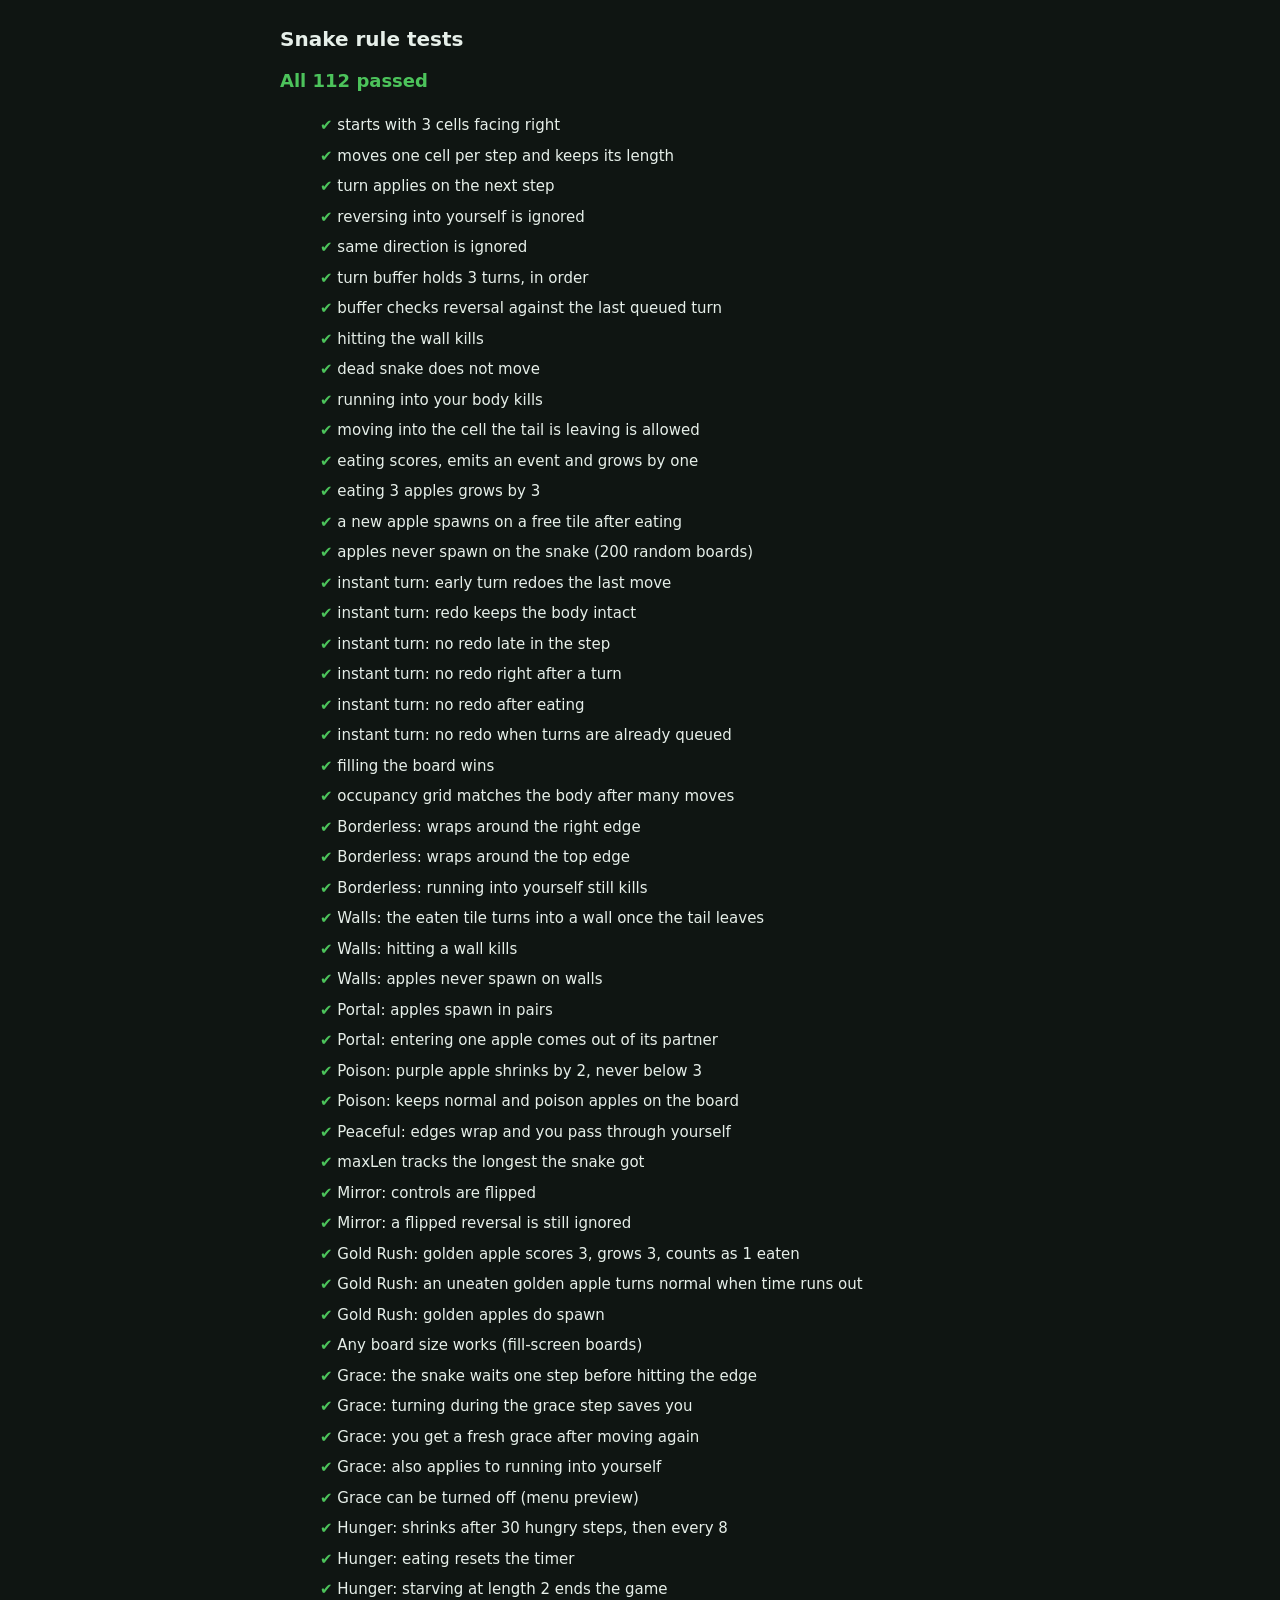
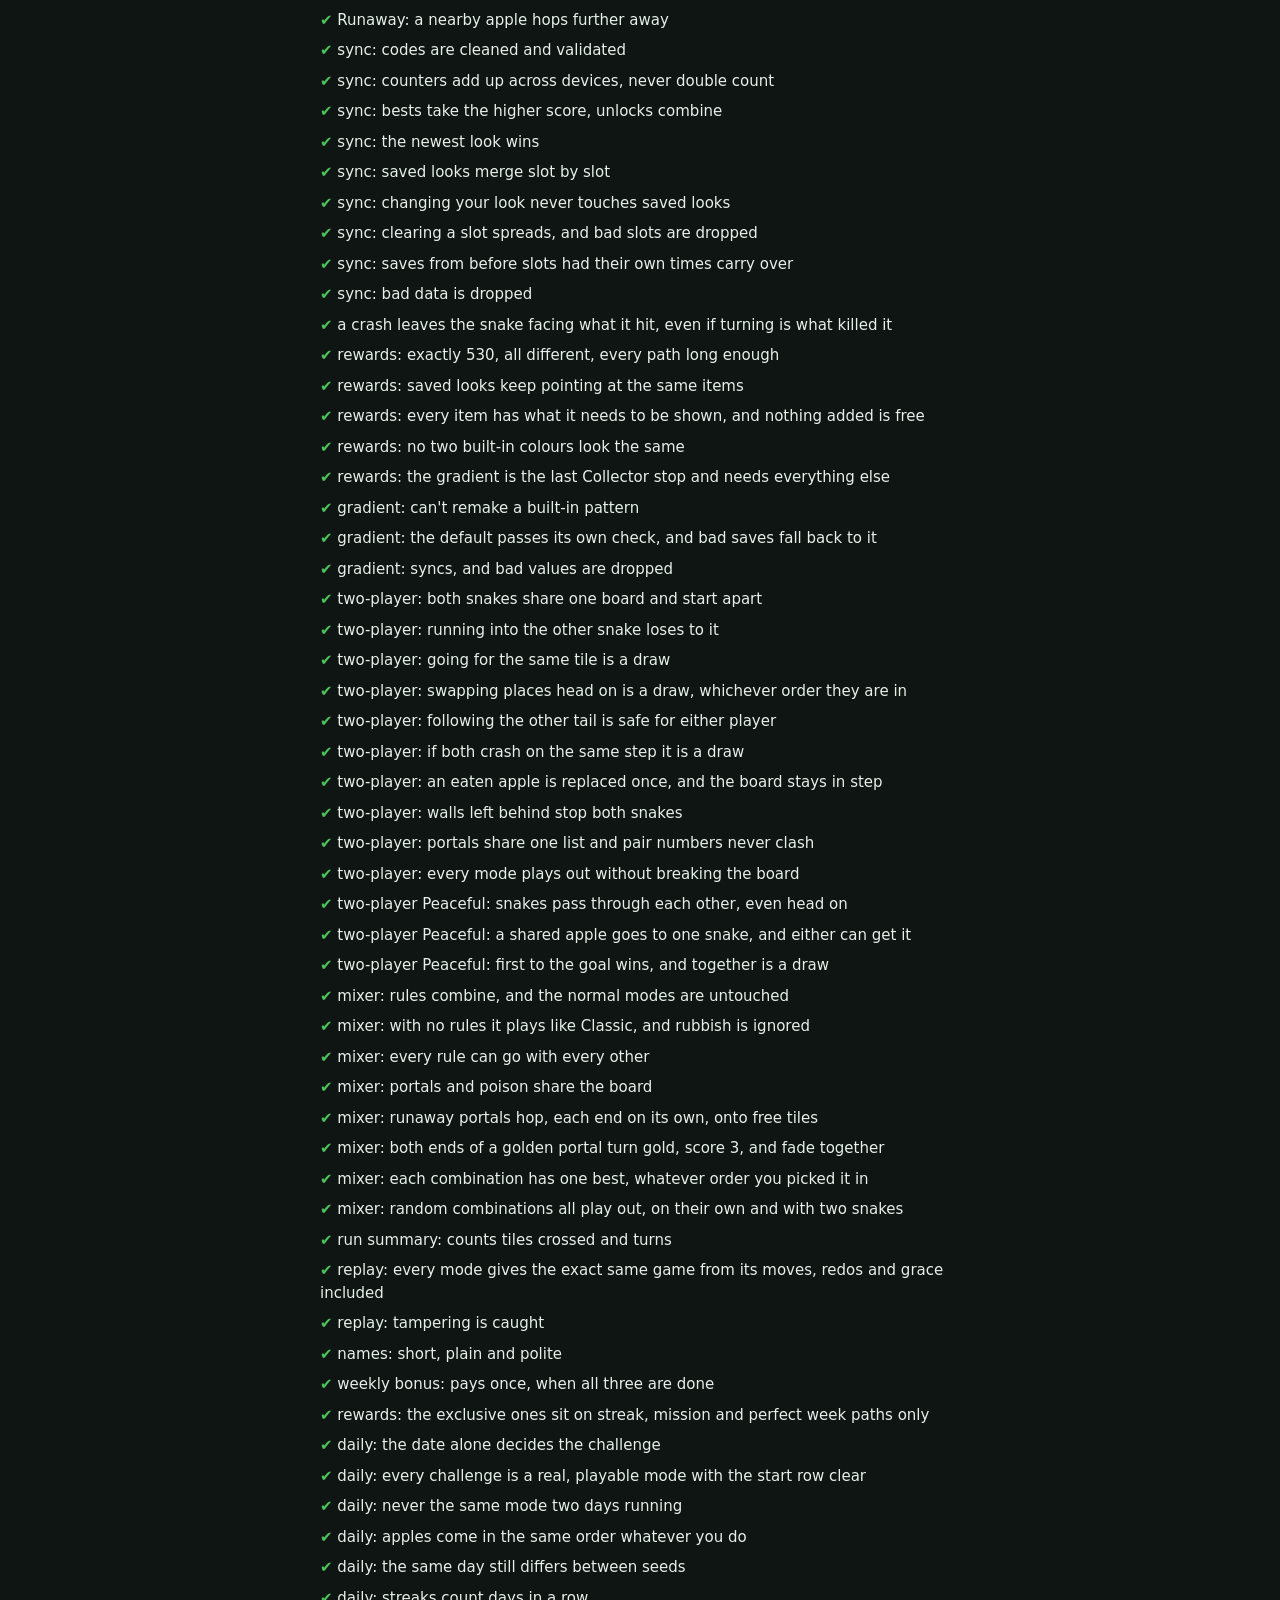
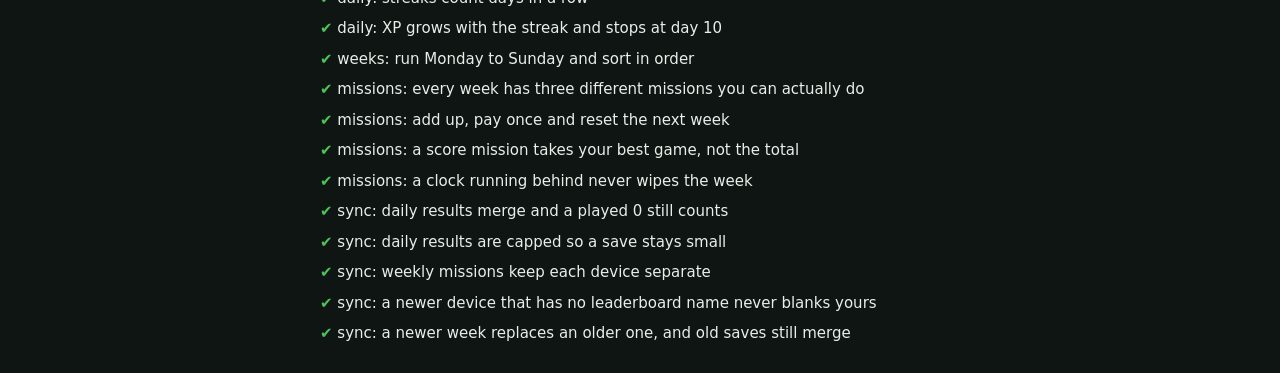
<file: tests.html>
<!doctype html>
<html lang="en">
<head>
<meta charset="utf-8">
<meta name="viewport" content="width=device-width,initial-scale=1">
<title>Snake – rule tests</title>
<style>
  body { background: #0f1512; color: #e6efe9; font: 15px/1.5 system-ui, sans-serif; max-width: 720px; margin: 24px auto; padding: 0 16px; }
  h1 { font-size: 20px; } .sum { font-size: 18px; font-weight: 700; margin: 12px 0 16px; }
  li { list-style: none; padding: 4px 0; } .ok::before { content: '✔ '; color: #4cc35b; } .bad::before { content: '✘ '; color: #ff5a4e; }
  .bad { color: #ffb3ad; } small { display: block; color: #8aa094; margin-left: 20px; }
</style>
</head>
<body>
<h1>Snake rule tests</h1>
<div class="sum" id="sum"></div>
<ul id="list"></ul>
<script src="js/util.js"></script>
<script src="js/game.js"></script>
<script src="js/sync-core.js"></script>
<script src="js/skins.js"></script>
<script src="js/daily.js"></script>
<script src="tests.js"></script>
<script>
  const res = Snake.testResults, list = document.getElementById('list');
  let fail = 0;
  for (const r of res) {
    const li = document.createElement('li');
    li.className = r.ok ? 'ok' : 'bad'; li.textContent = r.name;
    if (!r.ok) { fail++; const s = document.createElement('small'); s.textContent = r.msg; li.appendChild(s); }
    list.appendChild(li);
  }
  const sum = document.getElementById('sum');
  sum.textContent = fail ? `${fail} of ${res.length} failed` : `All ${res.length} passed`;
  sum.style.color = fail ? '#ff5a4e' : '#4cc35b';
  document.title = (fail ? 'FAIL' : 'PASS') + ' – Snake tests';
</script>
</body>
</html>
</file>
<file: style.css>
/* ---------- design tokens ---------- */
:root {
  /* colour */
  --c-bg: #0f1512;
  --c-surface: #16201b;
  --c-surface-2: #1c2a22;
  --c-surface-3: #243429;
  --c-line: rgba(230, 239, 233, .08);
  --c-fg: #e6efe9;
  --c-muted: #8aa094;
  --c-accent: #5b8cff;
  --c-accent-fg: #ffffff;
  --c-gold: #f2c94c;
  --c-good: #4cc35b;
  --c-danger: #ff5a4e;
  --c-scrim: rgba(8, 12, 10, .62);

  /* radius */
  --r-sm: 6px;
  --r-md: 10px;
  --r-lg: 16px;
  --r-pill: 999px;

  /* spacing */
  --sp-1: 4px;
  --sp-2: 8px;
  --sp-3: 12px;
  --sp-4: 16px;
  --sp-5: 24px;
  --sp-6: 32px;

  /* type scale */
  --font: 'Rubik', system-ui, -apple-system, 'Segoe UI', sans-serif;
  --fs-xs: 11px;
  --fs-sm: 13px;
  --fs-md: 15px;
  --fs-lg: 18px;
  --fs-xl: 24px;
  --fs-2xl: 36px;

  /* depth + motion */
  --shadow-1: 0 2px 6px rgba(0, 0, 0, .25);
  --shadow-2: 0 20px 50px rgba(0, 0, 0, .45);
  --ease: cubic-bezier(.2, .8, .2, 1);
  --t-fast: 120ms;
  --t-med: 220ms;
  --t-slide: 340ms;

  --pad: var(--sp-4);
  color-scheme: dark;
}

* { box-sizing: border-box; }
html, body { height: 100%; margin: 0; }
html { touch-action: manipulation; background: var(--c-surface); }
html, body { height: 100vh; height: 100dvh; }
body {
  background: radial-gradient(ellipse at 50% 30%, #15201a 0%, var(--c-bg) 70%) fixed, var(--c-bg);
  color: var(--c-fg); font-family: var(--font); font-size: var(--fs-md);
  display: flex; align-items: center; justify-content: center; overflow: hidden;
  padding: max(var(--pad), env(safe-area-inset-top)) max(var(--pad), env(safe-area-inset-right))
           max(var(--pad), env(safe-area-inset-bottom)) max(var(--pad), env(safe-area-inset-left));
  user-select: none; -webkit-user-select: none; -webkit-tap-highlight-color: transparent;
  -webkit-touch-callout: none; overscroll-behavior: none;
}
[hidden] { display: none !important; }
button { font: inherit; color: inherit; }
button:focus-visible, input:focus-visible { outline: 2px solid var(--c-fg); outline-offset: 2px; }

/* ---------- layout ---------- */
.app { display: flex; flex-direction: column; align-items: center; gap: var(--sp-3); }
.app.side { flex-direction: row; }
.wrap { display: flex; flex-direction: column; flex: none; border-radius: var(--r-md); overflow: hidden; box-shadow: var(--shadow-2), 0 0 0 1px var(--c-line); }

.bar { display: flex; align-items: center; gap: var(--sp-2); background: var(--c-surface); padding: var(--sp-2) var(--sp-2) var(--sp-2) var(--sp-3); font-weight: 700; font-size: var(--fs-lg); font-variant-numeric: tabular-nums; }
.hud { display: flex; align-items: center; gap: var(--sp-2); padding: var(--sp-1) var(--sp-2); border-radius: var(--r-sm); }
.hud svg { width: 22px; height: 22px; }
.hud b { display: inline-block; min-width: 1ch; }
.hud-btn { background: none; border: 0; cursor: pointer; font-weight: 700; font-size: var(--fs-lg); }
.hud-btn:hover { background: var(--c-surface-2); }
.hud-btn.passed b { color: var(--c-gold); }
.mode-tag { font-size: var(--fs-xs); font-weight: 500; color: var(--c-muted); letter-spacing: .06em; text-transform: uppercase; padding: 3px var(--sp-2); border-radius: var(--r-pill); background: var(--c-surface-2); white-space: nowrap; overflow: hidden; text-overflow: ellipsis; }
.spacer { flex: 1; }
.icon-btn { background: none; border: 0; color: var(--c-muted); cursor: pointer; padding: 6px; border-radius: var(--r-sm); display: flex; }
.icon-btn:hover { color: var(--c-fg); background: var(--c-surface-2); }
.icon-btn svg { width: 20px; height: 20px; }

.stage { position: relative; }
/* Soft fade from the score bar into the board instead of a hard edge */
.stage::before { content: ''; position: absolute; left: 0; right: 0; top: 0; height: 26px; z-index: 1; pointer-events: none;
  background: linear-gradient(var(--c-surface), rgba(22, 32, 27, .55) 35%, rgba(22, 32, 27, 0)); }
#c { display: block; touch-action: none; }
#confetti { position: fixed; inset: 0; width: 100%; height: 100%; pointer-events: none; z-index: 50; }

/* ---------- menu ---------- */
.overlay { position: absolute; inset: 0; z-index: 2; display: flex; align-items: center; justify-content: center; background: var(--c-scrim); padding: var(--sp-3); touch-action: pan-y; animation: fade var(--t-med) var(--ease); }
.menu {
  width: min(100%, 380px); max-height: 100%; display: flex; flex-direction: column;
  background: var(--c-surface); border-radius: var(--r-lg); box-shadow: var(--shadow-2), 0 0 0 1px var(--c-line);
  overflow: hidden auto; animation: pop var(--t-med) var(--ease);
}
.menu-head { display: grid; justify-items: center; gap: var(--sp-2); padding: var(--sp-4) var(--sp-4) var(--sp-2); }
.menu h1 { margin: 0; font-size: var(--fs-md); color: var(--c-muted); font-weight: 500; letter-spacing: .04em; }
.scores { display: flex; justify-content: center; gap: var(--sp-3); }
.big-stat { display: grid; grid-template-columns: auto auto; align-items: center; column-gap: var(--sp-2); padding: var(--sp-1) var(--sp-3); border-radius: var(--r-md); border: 0; background: none; text-align: left; }
.big-stat svg { width: 32px; height: 32px; grid-row: span 2; }
.big-stat .num { font-size: var(--fs-2xl); font-weight: 700; line-height: 1; font-variant-numeric: tabular-nums; }
.big-stat small { font-size: var(--fs-xs); color: var(--c-muted); text-transform: uppercase; letter-spacing: .08em; }
.big-stat-btn { cursor: pointer; }
.big-stat-btn:hover { background: var(--c-surface-2); }
.badge { margin: 0; padding: var(--sp-1) var(--sp-3); border-radius: var(--r-pill); background: rgba(242, 201, 76, .14); color: var(--c-gold); font-size: var(--fs-sm); font-weight: 700; animation: pop var(--t-med) var(--ease); text-align: center; }
.mode-line { margin: 0; color: var(--c-muted); font-size: var(--fs-sm); text-align: center; }


.field { display: grid; gap: 6px; min-width: 0; }
.label { font-size: var(--fs-xs); color: var(--c-muted); font-weight: 500; letter-spacing: .08em; text-transform: uppercase; display: flex; justify-content: space-between; }
.label output { color: var(--c-fg); letter-spacing: 0; }

.mode-grid { display: grid; grid-template-columns: repeat(auto-fill, minmax(104px, 1fr)); gap: var(--sp-2); }
.mode-card { display: grid; justify-items: center; gap: 2px; padding: var(--sp-2) var(--sp-1); border-radius: var(--r-md); border: 1px solid var(--c-line); background: var(--c-surface-2); cursor: pointer; transition: transform var(--t-fast), background var(--t-fast); }
.mode-card svg { width: 28px; height: 28px; }
.mode-card b { font-size: var(--fs-sm); font-weight: 500; }
.mode-card small { font-size: var(--fs-xs); color: var(--c-muted); font-variant-numeric: tabular-nums; }
.mode-card:hover { background: var(--c-surface-3); }
.mode-card:active { transform: scale(.97); }
.mode-card small svg { width: 10px; height: 10px; vertical-align: -1px; }
.mode-card.locked { background: var(--c-bg); }
.mode-card.locked > svg { filter: grayscale(1) brightness(.55); }
.mode-card.locked b { color: var(--c-muted); }
.best-mode.locked > b { color: var(--c-muted); }
.best-mode.locked > b svg { filter: grayscale(1) brightness(.6); }
.best-mode > b .lock { width: 12px; height: 12px; }
.mode-card[aria-pressed="true"] { border-color: var(--c-accent); background: rgba(91, 140, 255, .14); }
.mode-desc { margin: calc(var(--sp-1) * -1) 0 0; font-size: var(--fs-sm); color: var(--c-muted); text-align: center; }

.seg { display: grid; grid-auto-flow: column; grid-auto-columns: 1fr; gap: var(--sp-1); padding: var(--sp-1); background: var(--c-bg); border-radius: var(--r-md); }
.seg button { border: 0; background: none; padding: 7px var(--sp-1); border-radius: var(--r-sm); font-size: var(--fs-sm); color: var(--c-muted); cursor: pointer; }
.seg button[aria-pressed="true"] { background: var(--c-surface-3); color: var(--c-fg); box-shadow: var(--shadow-1); }

.switch-row { display: flex; align-items: center; justify-content: space-between; gap: var(--sp-3); width: 100%; text-align: left; padding: var(--sp-2) 0; border: 0; background: none; cursor: pointer; }
.switch-row span { display: grid; gap: 2px; }
.switch-row b { font-weight: 500; font-size: var(--fs-md); }
.switch-row small { color: var(--c-muted); font-size: var(--fs-sm); }
.switch { flex: none; width: 42px; height: 24px; border-radius: var(--r-pill); background: var(--c-surface-3); position: relative; transition: background var(--t-fast); }
.switch::after { content: ''; position: absolute; top: 3px; left: 3px; width: 18px; height: 18px; border-radius: 50%; background: var(--c-fg); transition: transform var(--t-med) var(--ease); }
.switch-row[aria-checked="true"] .switch { background: var(--c-accent); }
.switch-row[aria-checked="true"] .switch::after { transform: translateX(18px); }

input[type=range] { width: 100%; accent-color: var(--c-accent); height: 28px; }

.swatches { display: flex; flex-wrap: wrap; gap: 10px; }
.sw { width: 30px; height: 30px; border-radius: 50%; border: 0; cursor: pointer; box-shadow: inset 0 -3px 0 rgba(0, 0, 0, .25); position: relative; transition: transform var(--t-fast); }
.sw:active { transform: scale(.9); }
.sw[aria-pressed="true"] { outline: 2px solid var(--c-fg); outline-offset: 2px; }
.chips { display: flex; flex-wrap: wrap; gap: 6px; }
.chip { border: 1px solid var(--c-line); background: var(--c-surface-2); border-radius: var(--r-pill); padding: 6px var(--sp-3); font-size: var(--fs-sm); cursor: pointer; display: inline-flex; align-items: center; gap: 5px; }
.chip[aria-pressed="true"] { border-color: var(--c-accent); background: rgba(91, 140, 255, .16); }
/* Locked items are dimmed with solid colours, never transparency, so nothing behind shows through. */
.chip.locked { color: var(--c-muted); background: var(--c-bg); }
.sw.locked { filter: saturate(.35) brightness(.7); }
.sw .lock { position: absolute; inset: 0; margin: auto; width: 14px; height: 14px; color: #fff; }
.chip .lock { width: 12px; height: 12px; }
.lock-note { margin: 0; font-size: var(--fs-sm); color: var(--c-gold); background: rgba(242, 201, 76, .1); border-radius: var(--r-md); padding: var(--sp-2) var(--sp-3); }

.help { display: grid; gap: var(--sp-1); padding: var(--sp-3); background: var(--c-bg); border-radius: var(--r-md); font-size: var(--fs-sm); color: var(--c-muted); }
.help p { margin: 0; }
.help b { color: var(--c-fg); font-weight: 500; margin-right: var(--sp-1); }

.tiles { display: grid; grid-template-columns: 1fr 1fr; gap: var(--sp-2); }
.tile { background: var(--c-surface-2); border-radius: var(--r-md); padding: var(--sp-3); display: grid; gap: 2px; }
.tile b { font-size: var(--fs-xl); font-variant-numeric: tabular-nums; }
.tile small { font-size: var(--fs-xs); color: var(--c-muted); text-transform: uppercase; letter-spacing: .08em; }
.sub { margin: var(--sp-2) 0 0; font-size: var(--fs-xs); color: var(--c-muted); font-weight: 500; letter-spacing: .08em; text-transform: uppercase; }
.hint { margin: calc(var(--sp-2) * -1) 0 0; color: var(--c-muted); font-size: var(--fs-sm); }
.best-list { display: grid; gap: var(--sp-2); }
.best-mode { background: var(--c-surface-2); border-radius: var(--r-md); padding: var(--sp-2) var(--sp-3); display: grid; grid-template-columns: 1fr auto; gap: var(--sp-2); align-items: center; }
.best-mode > b { font-weight: 500; display: flex; align-items: center; gap: var(--sp-2); }
.best-mode > b svg { width: 20px; height: 20px; }
.best-mode .top { font-weight: 700; font-size: var(--fs-lg); color: var(--c-gold); font-variant-numeric: tabular-nums; }
.best-grid { grid-column: 1 / -1; display: grid; grid-template-columns: auto repeat(3, 1fr); gap: 2px; font-size: var(--fs-sm); text-align: center; font-variant-numeric: tabular-nums; }
.best-grid span { padding: 3px 0; border-radius: 4px; }
.best-grid .h { color: var(--c-muted); font-size: var(--fs-xs); }
.best-grid .rh { text-align: left; padding-right: var(--sp-2); }
.best-grid .v { background: var(--c-bg); }
.best-grid .v.zero { color: var(--c-muted); opacity: .6; }
.best-grid .v.cur { outline: 1px solid var(--c-accent); color: var(--c-fg); }
.unlock { display: grid; grid-template-columns: auto 1fr auto; gap: var(--sp-3); align-items: center; font-size: var(--fs-sm); }
.unlock .prev { width: 24px; height: 24px; border-radius: 50%; }
.unlock .bar-p { grid-column: 2 / 4; height: 4px; border-radius: var(--r-pill); background: var(--c-bg); overflow: hidden; margin-top: -6px; }
.unlock .bar-p i { display: block; height: 100%; background: var(--c-accent); }
.unlock.done .bar-p i { background: var(--c-good); }
.unlock small { color: var(--c-muted); font-variant-numeric: tabular-nums; }

.play { width: 100%; background: var(--c-accent); color: var(--c-accent-fg); border: 0; border-radius: var(--r-md); padding: 13px var(--sp-5); font-weight: 700; font-size: var(--fs-lg); cursor: pointer; box-shadow: 0 6px 18px rgba(91, 140, 255, .3); transition: transform var(--t-fast), filter var(--t-fast); }
.play:hover { filter: brightness(1.08); }
.play:active { transform: scale(.98); }

/* ---------- compact pause card ---------- */
.menu.compact { width: min(100%, 380px); }
.pause-box { display: grid; gap: var(--sp-2); padding: var(--sp-2) var(--sp-4) var(--sp-4); }
.pause-row { display: grid; grid-template-columns: 1fr 1fr; gap: var(--sp-2); }
.pbtn { display: flex; align-items: center; justify-content: center; gap: var(--sp-2); padding: 12px var(--sp-2); border: 1px solid var(--c-line); border-radius: var(--r-md); background: var(--c-surface-2); font-size: var(--fs-md); font-weight: 500; cursor: pointer; transition: background var(--t-fast), transform var(--t-fast); }
.pbtn:hover { background: var(--c-surface-3); }
.pbtn:active { transform: scale(.97); }
.pbtn svg, .pbtn .ic svg { width: 20px; height: 20px; display: block; }
.pbtn.tog[aria-pressed="false"] { color: var(--c-muted); background: var(--c-bg); }
.pbtn.tog[aria-pressed="true"] { border-color: rgba(91, 140, 255, .5); }
.pause-hint { margin: 0; text-align: center; font-size: var(--fs-xs); color: var(--c-muted); }

/* ---------- unlock roadmap ---------- */
.link { border: 0; background: none; padding: 0; color: var(--c-accent); font-size: var(--fs-sm); font-weight: 500; cursor: pointer; text-decoration: underline; text-underline-offset: 3px; }
.lock-note { display: grid; gap: var(--sp-1); justify-items: start; }
.road-intro { margin: 0; font-size: var(--fs-sm); color: var(--c-muted); }
.roadmap { display: grid; gap: var(--sp-3); }
.track { background: var(--c-surface-2); border-radius: var(--r-md); padding: var(--sp-3); display: grid; gap: var(--sp-2); }
.track header { display: flex; align-items: center; gap: var(--sp-2); }
.track header svg { width: 22px; height: 22px; flex: none; }
.track header b { font-weight: 500; flex: 1; }
.track .cur { font-weight: 700; font-variant-numeric: tabular-nums; font-size: var(--fs-lg); }
.track .how { margin: 0; font-size: var(--fs-sm); color: var(--c-muted); }
.road { position: relative; height: 74px; margin: 0 26px 0 10px; }
.rail { position: absolute; left: 0; right: 0; top: 22px; height: 6px; border-radius: var(--r-pill); background: var(--c-bg); overflow: hidden; }
.rail i { display: block; height: 100%; background: linear-gradient(90deg, var(--c-good), #8be08f); border-radius: inherit; transition: width .6s var(--ease); }
.road .start { position: absolute; left: 0; top: 50px; transform: translateX(-50%); font-size: var(--fs-xs); color: var(--c-muted); }
.road .start::before { content: ''; position: absolute; left: 50%; top: -26px; width: 10px; height: 10px; margin-left: -5px; border-radius: 50%; background: var(--c-good); }
.stop { position: absolute; top: 0; transform: translateX(-50%); width: 50px; display: grid; justify-items: center; gap: 4px; border: 0; background: none; padding: 0; cursor: pointer; }
.stop .rw { width: 44px; height: 44px; border-radius: 50%; display: grid; place-items: center; box-shadow: 0 0 0 3px var(--c-surface-2), 0 0 0 5px var(--c-bg); transition: transform var(--t-fast); }
.stop .rw-eyes, .stop .rw-mode { background: var(--c-bg); }
.road.many .stop .rw { width: 38px; height: 38px; }
.road.many .stop .mark { top: 24px; }
.road.many .rail { top: 19px; }
.road.many .start::before { top: -29px; }
.stop .rw-mode svg { width: 28px; height: 28px; }
.stop .rw-eyes svg { width: 34px; height: 34px; }
.stop .goal { font-size: var(--fs-xs); font-weight: 700; color: var(--c-muted); font-variant-numeric: tabular-nums; }
.stop .mark { position: absolute; top: 28px; right: 0; width: 18px; height: 18px; border-radius: 50%; display: grid; place-items: center; background: var(--c-surface-3); color: var(--c-fg); box-shadow: 0 0 0 2px var(--c-surface-2); }
.stop .mark svg { width: 11px; height: 11px; }
.stop.locked .rw { filter: grayscale(.85) brightness(.55); }
.stop.done .rw { box-shadow: 0 0 0 3px var(--c-surface-2), 0 0 0 5px var(--c-good); }
.stop.done .mark { background: var(--c-good); color: #0b1a0f; }
.stop.done .goal { color: var(--c-good); }
.stop.next .rw { filter: grayscale(.4) brightness(.8); box-shadow: 0 0 0 3px var(--c-surface-2), 0 0 0 5px var(--c-accent); animation: glow 1.8s ease-in-out infinite; }
.stop.next .goal { color: var(--c-fg); }
.stop.worn::after { content: 'On'; position: absolute; top: -8px; left: 50%; transform: translateX(-50%); font-size: 10px; font-weight: 700; padding: 1px 5px; border-radius: var(--r-pill); background: var(--c-accent); color: #fff; }
.stop:hover .rw { transform: scale(1.06); }
.stop.focus .rw { animation: focus .45s ease-in-out 4; }
.track .next { margin: 0; font-size: var(--fs-sm); }
.track .next small { color: var(--c-muted); }
.track .ok { color: var(--c-good); font-weight: 500; }
@keyframes glow { 50% { box-shadow: 0 0 0 3px var(--c-surface-2), 0 0 0 5px var(--c-accent), 0 0 18px 4px rgba(91, 140, 255, .45); } }
@keyframes focus { 50% { transform: scale(1.18); } }

/* ---------- on-screen D-pad ---------- */
.dpad { display: grid; grid-template-columns: repeat(3, 60px); grid-template-rows: repeat(3, 60px); grid-template-areas: ". up ." "left . right" ". down ."; gap: 4px; flex: none; touch-action: none; }
.dpad button { border: 0; border-radius: var(--r-md); background: var(--c-surface); box-shadow: var(--shadow-1), 0 0 0 1px var(--c-line); display: grid; place-items: center; cursor: pointer; color: var(--c-muted); transition: transform 60ms, background 60ms; }
.dpad button svg { width: 24px; height: 24px; fill: currentColor; }
.dpad button.down { background: var(--c-surface-3); color: var(--c-fg); transform: scale(.94); }
.dpad [data-dir=up] { grid-area: up; } .dpad [data-dir=down] { grid-area: down; }
.dpad [data-dir=left] { grid-area: left; } .dpad [data-dir=right] { grid-area: right; }

/* Fill-screen board: no outer margin, rounded corners or shadow; just the safe areas. */
html.full body { padding: env(safe-area-inset-top) env(safe-area-inset-right) env(safe-area-inset-bottom) env(safe-area-inset-left); }
html.full .wrap { border-radius: 0; box-shadow: none; }
html.full .app { gap: 0; }

@keyframes fade { from { opacity: 0; } }
@keyframes pop { from { opacity: 0; transform: scale(.96) translateY(6px); } }

/* ---------- small screens ---------- */
@media (max-width: 440px) {
  :root { --pad: var(--sp-2); }
  .bar { gap: var(--sp-1); }
  .mode-tag { display: none; }
}
/* The board is too small to hold the menu, so the menu covers the whole screen. */
@media (max-width: 600px), (max-height: 640px) {
  .overlay {
    position: fixed; z-index: 10; background: rgba(8, 12, 10, .86);
    padding: max(var(--sp-3), env(safe-area-inset-top)) max(var(--sp-3), env(safe-area-inset-right)) max(var(--sp-3), env(safe-area-inset-bottom)) max(var(--sp-3), env(safe-area-inset-left));
  }
}
/* Short landscape screens: scores on the left, buttons on the right. */
@media (max-height: 520px) and (min-width: 560px) {
  .menu { width: min(100%, 760px); display: grid; grid-template-columns: 250px 1fr; grid-template-rows: auto 1fr auto; }
  .menu-head { grid-row: 1 / 4; align-content: center; border-right: 1px solid var(--c-line); }
  .big-stat .num { font-size: var(--fs-xl); }
}
@media (max-height: 520px) and (min-width: 560px) {
  .menu.compact { width: min(100%, 640px); }
  .menu.compact .pause-box { grid-row: 1 / 4; align-content: center; padding: var(--sp-4); }
}

/* ---------- reduced motion ---------- */
@media (prefers-reduced-motion: reduce) {
  *, *::before, *::after { animation-duration: 1ms !important; animation-iteration-count: 1 !important; transition-duration: 1ms !important; }
}
html.a-calm *, html.a-calm *::before, html.a-calm *::after { animation-duration: 1ms !important; animation-iteration-count: 1 !important; transition-duration: 1ms !important; }

/* =====================================================================
   Menu redesign: themed by the selected mode (--mode-accent / --mode-glow)
   ===================================================================== */
:root { --mode-accent: #4cc35b; --mode-glow: rgba(76, 195, 91, .10); }
body { background: radial-gradient(ellipse at 50% 20%, var(--mode-glow), transparent 60%) fixed, radial-gradient(ellipse at 50% 30%, #15201a 0%, var(--c-bg) 70%) fixed; transition: background var(--t-med); }

.overlay { -webkit-backdrop-filter: blur(6px); backdrop-filter: blur(6px); }
.menu {
  background: linear-gradient(180deg, rgba(27, 39, 32, .97), rgba(18, 26, 22, .985));
  box-shadow: var(--shadow-2), 0 0 0 1px rgba(255, 255, 255, .06), inset 0 1px 0 rgba(255, 255, 255, .05);
}
.menu-head { background: radial-gradient(ellipse 80% 90% at 50% 0%, var(--mode-glow), transparent 75%); }
.menu h1 { color: var(--mode-accent); text-transform: uppercase; letter-spacing: .14em; font-size: var(--fs-sm); font-weight: 700; }
.big-stat .num { text-shadow: 0 2px 12px rgba(0, 0, 0, .35); }


/* Cards */
.card { display: grid; gap: var(--sp-3); padding: var(--sp-3) var(--sp-3) var(--sp-4); border-radius: var(--r-lg);
  background: linear-gradient(180deg, rgba(255, 255, 255, .035), rgba(255, 255, 255, .01)); border: 1px solid var(--c-line); }
.card-h { margin: 0; display: flex; align-items: center; gap: var(--sp-2); font-size: var(--fs-xs); font-weight: 700; letter-spacing: .1em; text-transform: uppercase; color: var(--c-muted); }
.card-h svg { width: 16px; height: 16px; fill: var(--mode-accent); color: var(--mode-accent); flex: none; }
.card-h small { margin-left: auto; text-transform: none; letter-spacing: 0; font-weight: 500; }
.card .hint { margin: 0; }

/* Mode cards wear their mode's board colours */
.mode-card { position: relative; overflow: hidden; padding: var(--sp-3) var(--sp-1) var(--sp-2); gap: 3px;
  background: radial-gradient(circle at 50% 18%, color-mix(in srgb, var(--acc, #4cc35b) 22%, transparent), transparent 62%),
              linear-gradient(160deg, var(--ta, #1c2a22), var(--tb, #18241d));
  border: 1px solid rgba(255, 255, 255, .07); }
.mode-card .mc-ic { width: 38px; height: 38px; border-radius: 50%; display: grid; place-items: center; background: rgba(0, 0, 0, .25); box-shadow: inset 0 1px 0 rgba(255, 255, 255, .06); }
.mode-card .mc-ic svg { width: 24px; height: 24px; }
.mode-card:hover { filter: brightness(1.12); }
.mode-card[aria-pressed="true"] { border-color: var(--acc); box-shadow: 0 0 0 1px var(--acc), 0 6px 20px -6px var(--acc); background: radial-gradient(circle at 50% 18%, color-mix(in srgb, var(--acc) 34%, transparent), transparent 66%), linear-gradient(160deg, var(--ta), var(--tb)); }
.mode-card[aria-pressed="true"]::after { content: ''; position: absolute; top: 6px; right: 6px; width: 8px; height: 8px; border-radius: 50%; background: var(--acc); box-shadow: 0 0 8px var(--acc); }
.mode-card.locked { background: linear-gradient(160deg, #141a17, #101512); }
.mode-card.locked .mc-ic { background: rgba(255, 255, 255, .03); }
.mode-desc { margin: 0; padding: var(--sp-2) var(--sp-3); border-radius: var(--r-md); background: rgba(0, 0, 0, .2); color: var(--c-fg); font-size: var(--fs-sm); }

/* Segmented controls + switches pick up the mode accent */
.seg { background: rgba(0, 0, 0, .28); }
.seg button[aria-pressed="true"] { background: linear-gradient(180deg, var(--c-surface-3), #1f2e25); color: var(--c-fg); box-shadow: var(--shadow-1), inset 0 -2px 0 var(--mode-accent); }
.switch-row { padding: var(--sp-1) 0; }
.switch-row[aria-checked="true"] .switch { background: var(--mode-accent); box-shadow: 0 0 12px -2px var(--mode-accent); }
.switch::after { box-shadow: 0 1px 3px rgba(0, 0, 0, .35); }

/* Volume slider with a filled track */
input[type=range] { -webkit-appearance: none; appearance: none; height: 26px; background: none; --fill: 80%; }
input[type=range]::-webkit-slider-runnable-track { height: 6px; border-radius: 99px; background: linear-gradient(90deg, var(--mode-accent) var(--fill), rgba(0, 0, 0, .35) var(--fill)); }
input[type=range]::-moz-range-track { height: 6px; border-radius: 99px; background: rgba(0, 0, 0, .35); }
input[type=range]::-moz-range-progress { height: 6px; border-radius: 99px; background: var(--mode-accent); }
input[type=range]::-webkit-slider-thumb { -webkit-appearance: none; width: 22px; height: 22px; margin-top: -8px; border-radius: 50%; background: #fff; box-shadow: 0 2px 6px rgba(0, 0, 0, .4); border: 0; }
input[type=range]::-moz-range-thumb { width: 22px; height: 22px; border-radius: 50%; background: #fff; box-shadow: 0 2px 6px rgba(0, 0, 0, .4); border: 0; }

/* Keyboard hints */
.help { gap: 6px; background: rgba(0, 0, 0, .22); }
.help p { display: flex; align-items: center; gap: 6px; flex-wrap: wrap; }
.help span { color: var(--c-muted); }
kbd { font: 500 var(--fs-xs) var(--font); color: var(--c-fg); padding: 3px 7px; border-radius: 6px; background: var(--c-surface-3); box-shadow: inset 0 -2px 0 rgba(0, 0, 0, .35); }

/* Snake tab: swatches + chips with little previews */
.swatches { gap: 10px; }
.sw { width: 32px; height: 32px; box-shadow: inset 0 -3px 0 rgba(0, 0, 0, .25), inset 0 2px 0 rgba(255, 255, 255, .25); }
.sw[aria-pressed="true"] { outline: 2px solid #fff; outline-offset: 3px; transform: scale(1.06); }
.chips { gap: 7px; }
.chip { padding: 5px 12px 5px 6px; gap: 7px; background: rgba(0, 0, 0, .22); border-color: rgba(255, 255, 255, .07); transition: background var(--t-fast), border-color var(--t-fast); }
.chip:hover { background: rgba(255, 255, 255, .05); }
.chip[aria-pressed="true"] { border-color: var(--mode-accent); background: color-mix(in srgb, var(--mode-accent) 16%, transparent); }
.chip .ci { width: 18px; height: 18px; border-radius: 50%; flex: none; box-shadow: inset 0 0 0 1px rgba(255, 255, 255, .15); }
.chip .ci-tail { background: #5b8cff; border-radius: 9px; width: 24px; height: 12px; }
.chip .ci-tail.tapered { clip-path: polygon(0 35%, 100% 0, 100% 100%, 0 65%); border-radius: 0 9px 9px 0; }
.chip .ci-img { width: 24px; height: 24px; flex: none; margin: -2px 0; }
.chip.locked .ci, .chip.locked .ci-img { filter: grayscale(.9) brightness(.6); }
.chip .lock { margin-left: -2px; }

/* Stats tiles */
.tiles { grid-template-columns: repeat(3, 1fr); }
.tile { background: linear-gradient(180deg, rgba(255, 255, 255, .04), rgba(255, 255, 255, .01)); border: 1px solid var(--c-line); padding: var(--sp-3) var(--sp-2); justify-items: start; }
.tile svg { width: 20px; height: 20px; margin-bottom: 2px; }
.tile b { font-size: var(--fs-lg); }
@media (max-width: 380px) { .tiles { grid-template-columns: 1fr 1fr; } }
.best-mode { background: rgba(0, 0, 0, .2); border: 1px solid var(--c-line); }

/* Roadmap: progress header + side-scrolling paths */
.road-hero { display: grid; gap: var(--sp-2); padding: var(--sp-3) var(--sp-4); border-radius: var(--r-lg);
  background: radial-gradient(ellipse at 0% 0%, color-mix(in srgb, var(--mode-accent) 22%, transparent), transparent 70%), rgba(0, 0, 0, .2); border: 1px solid var(--c-line); }
.rh-top { display: flex; align-items: baseline; gap: var(--sp-2); }
.rh-top b { font-size: var(--fs-2xl); line-height: 1; }
.rh-top b small { font-size: var(--fs-lg); color: var(--c-muted); }
.rh-top span { color: var(--c-muted); font-size: var(--fs-sm); }
.rh-bar { height: 8px; border-radius: 99px; background: rgba(0, 0, 0, .35); overflow: hidden; }
.rh-bar i { display: block; height: 100%; border-radius: inherit; background: linear-gradient(90deg, var(--c-good), var(--mode-accent)); }
.road-hero p { margin: 0; font-size: var(--fs-sm); color: var(--c-muted); }
.road-hero p b { color: var(--c-fg); font-weight: 500; }
.track { background: linear-gradient(180deg, rgba(255, 255, 255, .035), rgba(255, 255, 255, .01)); border: 1px solid var(--c-line); border-radius: var(--r-lg); }
.road-scroll { overflow-x: auto; overflow-y: hidden; margin: 0 calc(var(--sp-3) * -1); padding: 8px var(--sp-3) 2px; scrollbar-width: thin; scrollbar-color: rgba(255, 255, 255, .15) transparent; overscroll-behavior-x: contain; touch-action: pan-x pan-y; }
.road-scroll::-webkit-scrollbar { height: 4px; } .road-scroll::-webkit-scrollbar-thumb { background: rgba(255, 255, 255, .15); border-radius: 4px; }
.road { margin: 0 26px 0 10px; }
.stop .rw-img { background: rgba(0, 0, 0, .35); overflow: hidden; }
.stop .rw-img img { width: 40px; height: 40px; }

/* In-game unlock toasts */
.toasts { position: fixed; z-index: 40; left: 50%; top: max(var(--sp-4), env(safe-area-inset-top)); transform: translateX(-50%); display: grid; gap: var(--sp-2); pointer-events: none; width: max-content; max-width: calc(100vw - 24px); }
.toast { display: flex; align-items: center; gap: var(--sp-3); padding: 8px 18px 8px 8px; border-radius: 99px;
  background: linear-gradient(180deg, rgba(34, 48, 40, .97), rgba(22, 32, 27, .97)); border: 1px solid var(--mode-accent);
  box-shadow: 0 10px 30px rgba(0, 0, 0, .45), 0 0 24px -6px var(--mode-accent); animation: toast-in .45s var(--ease); }
.toast.out { animation: toast-out .45s var(--ease) forwards; }
.toast .rw { width: 40px; height: 40px; border-radius: 50%; flex: none; display: grid; place-items: center; overflow: hidden; }
.toast .rw svg { width: 26px; height: 26px; } .toast .rw img { width: 40px; height: 40px; }
.toast .rw-mode { background: rgba(0, 0, 0, .35); }
.toast span { display: grid; line-height: 1.2; }
.toast small { color: var(--mode-accent); font-size: var(--fs-xs); font-weight: 700; text-transform: uppercase; letter-spacing: .1em; }
.toast b { font-size: var(--fs-md); }
@keyframes toast-in { from { opacity: 0; transform: translateY(-16px) scale(.9); } }
@keyframes toast-out { to { opacity: 0; transform: translateY(-12px) scale(.95); } }

/* Pause card keeps its look but follows the mode accent */
.pbtn.tog[aria-pressed="true"] { border-color: color-mix(in srgb, var(--mode-accent) 55%, transparent); }
.road-scroll { }

/* Accent follows the snake's colour (set from JS: --mode-accent, --accent-glow, --mode-ink) */
:root { --accent-glow: rgba(91, 140, 255, .16); --mode-ink: #fff; }
.menu-head { background: radial-gradient(ellipse 80% 90% at 50% 0%, var(--accent-glow), transparent 75%); }
.play { background: var(--mode-accent); color: var(--mode-ink); box-shadow: 0 6px 18px -4px var(--mode-accent); transition: background var(--t-med), transform var(--t-fast), filter var(--t-fast); }
.switch-row[aria-checked="true"] .switch::after { background: var(--mode-ink); }
.link { color: var(--mode-accent); }

/* Player level badge in the menu header */
.lvl { display: grid; grid-template-columns: auto 1fr; align-items: center; column-gap: var(--sp-2); row-gap: 5px; width: min(100%, 280px);
  padding: 6px 12px 8px 6px; border: 1px solid var(--c-line); border-radius: var(--r-md); background: rgba(0, 0, 0, .22); cursor: pointer; text-align: left; }
.lvl:hover { background: rgba(255, 255, 255, .05); }
.lv-n { grid-row: span 2; width: 36px; height: 36px; border-radius: 10px; display: grid; place-items: center; font-weight: 700; font-size: var(--fs-lg);
  color: var(--mode-ink); background: linear-gradient(160deg, var(--mode-accent), color-mix(in srgb, var(--mode-accent) 55%, #000)); box-shadow: 0 4px 12px -4px var(--mode-accent); }
.lv-t { display: flex; justify-content: space-between; align-items: baseline; gap: var(--sp-2); min-width: 0; }
.lv-t b { font-size: var(--fs-sm); white-space: nowrap; }
.lv-t small { font-size: var(--fs-xs); color: var(--c-muted); white-space: nowrap; }
.lv-bar { display: block; height: 5px; border-radius: 99px; background: rgba(0, 0, 0, .35); overflow: hidden; }
.lv-bar i { display: block; height: 100%; border-radius: inherit; background: linear-gradient(90deg, var(--c-good), var(--mode-accent)); }
.chip .ci-board { width: 20px; height: 20px; border-radius: 6px; }
.toast .rw-lvl { background: linear-gradient(160deg, #ffc83d, #d99a00); color: #2b1d00; font-weight: 700; font-size: var(--fs-lg); font-style: normal; }
.toast-lvl { border-color: #ffc83d; box-shadow: 0 10px 30px rgba(0, 0, 0, .45), 0 0 24px -6px #ffc83d; }
.toast-lvl small { color: #ffc83d; }
@media (max-height: 700px) { .lvl { padding: 4px 10px 6px 4px; } .lv-n { width: 30px; height: 30px; font-size: var(--fs-md); } }
@media (max-height: 400px) { .menu .lvl { display: none; } }

/* Custom colour picker */
.custom-pick { padding: var(--sp-2) var(--sp-3); border-radius: var(--r-md); background: rgba(0, 0, 0, .22); border: 1px solid var(--c-line); }
.custom-pick.invalid { border-color: rgba(255, 90, 78, .55); }
.cp-row { display: flex; align-items: center; gap: var(--sp-3); cursor: pointer; }
.cp-well { position: relative; width: 46px; height: 46px; flex: none; border-radius: 50%; padding: 3px;
  background: conic-gradient(#ff5a4e, #ffc83d, #4cc35b, #27c2b0, #5b8cff, #9b6bff, #ff5a4e); }
.cp-well input { width: 100%; height: 100%; border: 0; padding: 0; border-radius: 50%; background: none; cursor: pointer; -webkit-appearance: none; appearance: none; }
.cp-well input::-webkit-color-swatch-wrapper { padding: 0; } .cp-well input::-webkit-color-swatch { border: 0; border-radius: 50%; }
.cp-well input::-moz-color-swatch { border: 0; border-radius: 50%; }
.cp-text { display: grid; gap: 2px; font-size: var(--fs-sm); }
.cp-text small { color: var(--c-muted); line-height: 1.5; }
.cp-text .ok { color: var(--c-good); font-weight: 700; } .cp-text .bad { color: var(--c-danger); font-weight: 700; }
.cp-dot { display: inline-block; width: 11px; height: 11px; border-radius: 50%; vertical-align: -1px; margin: 0 3px; box-shadow: inset 0 0 0 1px rgba(255, 255, 255, .25); }

/* Your own gradient: two colours, a preview of the body and which way the fade runs */
.grad-pick { display: grid; gap: var(--sp-2); }
.gp-top { display: grid; grid-template-columns: auto minmax(0, 1fr) auto; align-items: center; gap: var(--sp-2); }
.gp-bar { position: relative; height: 30px; border-radius: 15px; box-shadow: inset 0 -3px 0 rgba(0, 0, 0, .22); background: #333; }
.gp-bar i { position: absolute; right: 7px; top: 50%; width: 9px; height: 9px; margin-top: -4.5px; border-radius: 50%; background: #fff; box-shadow: inset -2px 0 0 2px #0f1512; }
.gp-dirs { display: grid; grid-template-columns: repeat(8, minmax(0, 1fr)); gap: 4px; }
.gp-dirs button { aspect-ratio: 1; max-height: 40px; width: 100%; padding: 0; display: grid; place-items: center; border: 0; border-radius: var(--r-sm, 8px); cursor: pointer; color: var(--c-muted); background: rgba(255, 255, 255, .06); }
.gp-dirs button[aria-pressed="true"] { color: var(--mode-ink); background: var(--mode-accent); }
.gp-dirs svg { width: 60%; height: 60%; }
.grad-pick .cp-text { margin: 0; }

/* "What you missed" (unlock pop-ups turned off) */
.missed { width: 100%; display: grid; gap: var(--sp-2); padding: var(--sp-2) var(--sp-3) var(--sp-3); border-radius: var(--r-md);
  background: linear-gradient(180deg, color-mix(in srgb, var(--mode-accent) 14%, transparent), rgba(0, 0, 0, .22)); border: 1px solid color-mix(in srgb, var(--mode-accent) 45%, transparent);
  animation: pop var(--t-med) var(--ease); }
.ms-h { display: grid; grid-template-columns: 1fr auto; align-items: center; column-gap: var(--sp-2); }
.ms-h b { font-size: var(--fs-sm); text-transform: uppercase; letter-spacing: .1em; color: var(--mode-accent); }
.ms-h small { grid-column: 1; font-size: var(--fs-xs); color: var(--c-muted); }
.ms-x { grid-row: 1 / 3; grid-column: 2; width: 28px; height: 28px; border-radius: 50%; border: 0; background: rgba(0, 0, 0, .25); color: var(--c-muted); font-size: 18px; line-height: 1; cursor: pointer; }
.ms-list { display: flex; gap: var(--sp-2); overflow-x: auto; padding-bottom: 2px; scrollbar-width: thin; }
.ms-item { flex: none; display: flex; align-items: center; gap: var(--sp-2); padding: 5px 12px 5px 5px; border-radius: 99px; border: 1px solid var(--c-line);
  background: rgba(0, 0, 0, .25); text-align: left; cursor: pointer; }
.ms-item:hover { background: rgba(255, 255, 255, .05); }
.ms-item.using { border-color: var(--mode-accent); }
.ms-item .rw { width: 32px; height: 32px; border-radius: 50%; flex: none; display: grid; place-items: center; overflow: hidden; font-style: normal; }
.ms-item .rw img { width: 32px; height: 32px; } .ms-item .rw svg { width: 22px; height: 22px; }
.ms-item .rw-mode, .ms-item .rw-img { background: rgba(0, 0, 0, .35); }
.ms-item .rw-lvl { background: linear-gradient(160deg, #ffc83d, #d99a00); color: #2b1d00; font-weight: 700; }
.ms-item span { display: grid; line-height: 1.2; }
.ms-item b { font-size: var(--fs-sm); font-weight: 500; white-space: nowrap; }
.ms-item small { font-size: var(--fs-xs); color: var(--c-muted); }
.ms-lvl { cursor: default; }
.ms-list { padding-right: 18px; }

/* ---------- Sync card ---------- */
.sync-p { margin: 0; font-size: var(--fs-sm); color: var(--c-muted); line-height: 1.5; }
.sync-p b { color: var(--c-fg); font-weight: 600; }
.sync-btns { display: grid; grid-template-columns: 1fr 1fr; gap: var(--sp-2); }
.sync-btns .pbtn { font-size: var(--fs-sm); padding: 10px var(--sp-2); }
#syncOff, #syncOn { display: grid; grid-template-columns: minmax(0, 1fr); gap: var(--sp-3); min-width: 0; }
#syncOff[hidden], #syncOn[hidden] { display: none; }
.sync-join { display: flex; gap: var(--sp-2); }
.sync-join[hidden] { display: none; }
.sync-join input { flex: 1 1 0; width: 0; min-width: 0; font: inherit; font-size: var(--fs-lg); font-weight: 700; letter-spacing: .12em; text-transform: uppercase; text-align: center; color: var(--c-fg);
  background: rgba(0, 0, 0, .25); border: 1px solid var(--c-line); border-radius: var(--r-md); padding: 10px var(--sp-3); }
.sync-join input:focus { outline: none; border-color: var(--mode-accent); box-shadow: 0 0 0 3px var(--accent-glow); }
.sync-join .play { width: auto; flex: none; padding: 10px var(--sp-4); font-size: var(--fs-md); }
.sync-code { display: grid; grid-template-columns: 1fr auto; align-items: center; gap: 2px var(--sp-3); padding: var(--sp-3); border-radius: var(--r-md); background: rgba(0, 0, 0, .25); border: 1px solid var(--c-line); }
.sync-code span { font-size: var(--fs-xs); color: var(--c-muted); grid-column: 1; }
.sync-code b { grid-column: 1; font-size: 1.6rem; letter-spacing: .14em; color: var(--mode-accent); font-variant-numeric: tabular-nums; user-select: all; -webkit-user-select: all; }
.sync-code .pbtn { grid-column: 2; grid-row: 1 / span 2; padding: 8px var(--sp-4); font-size: var(--fs-sm); }
.sync-msg { margin: 0; font-size: var(--fs-sm); color: var(--c-gold); background: rgba(242, 201, 76, .1); border-radius: var(--r-md); padding: var(--sp-2) var(--sp-3); }
#syncState.ok { color: var(--c-good); }

/* =====================================================================
   Pages: the menu is a full-screen app. Bottom tabs on phones, a sidebar
   on tablets, laptops and landscape phones.
   ===================================================================== */
.shell {
  position: fixed; inset: 0 0 auto 0; height: 100vh; height: 100dvh; z-index: 20; display: grid; grid-template-columns: minmax(0, 1fr); grid-template-rows: auto minmax(0, 1fr) auto;
  grid-template-areas: "head" "main" "nav";
  background: radial-gradient(ellipse 90% 50% at 50% 0%, var(--accent-glow), transparent 75%), var(--c-bg);
  animation: fade var(--t-med) var(--ease);
}
.side-nav { grid-area: nav; min-width: 0; background: var(--c-surface); border-top: 1px solid var(--c-line); }
.brand { display: none; }
.tabs { display: grid; grid-template-columns: repeat(6, minmax(0, 1fr)); padding: var(--sp-1) max(var(--sp-1), env(safe-area-inset-right)) max(var(--sp-1), env(safe-area-inset-bottom)) max(var(--sp-1), env(safe-area-inset-left)); }
.tabs button { display: grid; justify-items: center; gap: 3px; min-height: 52px; align-content: center; padding: var(--sp-1) 0; border: 0; border-radius: var(--r-md); background: none; color: var(--c-muted); font-size: 10.5px; font-weight: 500; cursor: pointer; transition: color var(--t-fast), background var(--t-fast); }
.tabs button svg { width: 22px; height: 22px; fill: currentColor; }
.tabs button[aria-selected="true"] { color: var(--c-fg); }
.tabs button[aria-selected="true"] svg { color: var(--mode-accent); }

.page-head { grid-area: head; display: flex; align-items: center; justify-content: space-between; gap: var(--sp-3);
  padding: max(var(--sp-3), env(safe-area-inset-top)) max(var(--sp-4), env(safe-area-inset-right)) var(--sp-2) max(var(--sp-4), env(safe-area-inset-left)); min-height: 56px; }
.page-head h2 { margin: 0; font-size: var(--fs-xl); font-weight: 700; }
.shell[data-page="home"] .page-head { justify-content: center; }
.shell[data-page="home"] .page-head h2 { color: var(--mode-accent); font-size: var(--fs-md); text-transform: uppercase; letter-spacing: .16em; }
.shell[data-page="home"] .play-pill { display: none; }
.play-pill { width: auto; padding: 8px var(--sp-5); font-size: var(--fs-md); border-radius: var(--r-pill); box-shadow: 0 4px 12px -4px var(--mode-accent); }

.panels { grid-area: main; min-height: 0; overflow-y: auto; overscroll-behavior: contain; -webkit-overflow-scrolling: touch;
  padding: var(--sp-2) max(var(--sp-4), env(safe-area-inset-right)) var(--sp-5) max(var(--sp-4), env(safe-area-inset-left)); }
.panel { display: grid; grid-template-columns: minmax(0, 1fr); gap: var(--sp-3); width: 100%; max-width: 1040px; margin: 0 auto; animation: fade var(--t-med) var(--ease); }
.panel[data-panel="unlocks"], .panel[data-panel="stats"] { max-width: 820px; }
.panel[data-panel="modes"], .panel[data-panel="settings"] { grid-template-columns: repeat(auto-fit, minmax(min(100%, 340px), 1fr)); align-items: start; }
#pv { display: block; width: 100%; aspect-ratio: 10 / 4; border-radius: var(--r-md); box-shadow: 0 8px 22px rgba(0, 0, 0, .35), 0 0 0 1px rgba(255, 255, 255, .06); }
.pv-slot { min-width: 0; }

/* Home */
.panel-home { gap: var(--sp-4); max-width: none; }
.home-hero, .home-side { display: grid; gap: var(--sp-3); min-width: 0; align-content: start; }
.setup { display: flex; align-items: center; justify-content: center; gap: var(--sp-1); padding: var(--sp-2); border: 0; background: none; color: var(--c-muted); cursor: pointer; border-radius: var(--r-md); }
.setup:hover { color: var(--c-fg); }
.setup svg { width: 16px; height: 16px; flex: none; }
.setup .mode-line { color: inherit; }
.play-hero { padding: 16px var(--sp-5); font-size: var(--fs-xl); }
.home-side .lvl { width: 100%; }
.home-tiles { display: grid; grid-template-columns: 1fr 1fr; gap: var(--sp-2); }
.htile { display: grid; grid-template-columns: auto 1fr; align-items: center; gap: 0 var(--sp-2); padding: var(--sp-3); text-align: left; border: 1px solid var(--c-line); border-radius: var(--r-md); background: var(--c-surface); cursor: pointer; transition: background var(--t-fast); }
.htile:hover { background: var(--c-surface-2); }
.htile svg { width: 26px; height: 26px; grid-row: span 2; color: var(--mode-accent); }
.htile b { font-size: var(--fs-lg); font-variant-numeric: tabular-nums; white-space: nowrap; }
.htile small { font-size: var(--fs-xs); color: var(--c-muted); }

.panel[data-panel="modes"] > .pv-slot { grid-column: 1 / -1; position: sticky; top: 0; z-index: 3; padding: 0 0 var(--sp-2); background: linear-gradient(to bottom, transparent 20px, var(--c-bg) 20px); }

/* Customize: an icon kit. Preview and what you're wearing up top, a dark panel of big tiles below. */
.panel-snake { gap: var(--sp-3); }
.ward-stage { display: grid; gap: var(--sp-2); position: sticky; top: 0; z-index: 3; padding: 0 0 var(--sp-2); background: linear-gradient(to bottom, transparent 20px, var(--c-bg) 20px); min-width: 0; }
.cat-tabs { display: flex; gap: 6px; overflow-x: auto; scrollbar-width: none; margin: 0 calc(var(--sp-4) * -1); padding: 2px var(--sp-4); }
.cat-tabs::-webkit-scrollbar { display: none; }
.cat-tab { flex: none; width: 66px; display: grid; justify-items: center; gap: 2px; padding: 6px 2px 5px; border: 1px solid var(--c-line); border-radius: var(--r-md); background: var(--c-surface); color: var(--c-muted); font-size: var(--fs-xs); font-weight: 500; white-space: nowrap; cursor: pointer; transition: color var(--t-fast), border-color var(--t-fast), background var(--t-fast); }
.cat-rand { background: var(--mode-accent); border-color: transparent; color: var(--mode-ink); }
.cat-rand:hover { background: var(--mode-accent); filter: brightness(1.08); }
.cat-rand:active { transform: scale(.95); }
.cat-rand svg { width: 28px; height: 28px; fill: var(--mode-ink); }
.cat-tab small { display: none; font-size: var(--fs-xs); font-weight: 400; font-variant-numeric: tabular-nums; opacity: .8; }
.cat-tab:hover { background: var(--c-surface-2); }
.cat-tab[aria-pressed="true"] { color: var(--c-fg); border-color: var(--mode-accent); background: color-mix(in srgb, var(--mode-accent) 14%, var(--c-surface)); }
.ct-ic { display: grid; place-items: center; width: 28px; height: 28px; font-style: normal; }
.ct-ic .ci { width: 22px; height: 22px; border-radius: 50%; display: block; box-shadow: inset 0 0 0 1px rgba(255, 255, 255, .15); }
.ct-ic .ci-board { border-radius: 6px; }
.ct-ic .ci-img { width: 28px; height: 28px; }
.ct-ic .ci-tail { width: 26px; height: 12px; background: #5b8cff; border-radius: 9px; box-shadow: none; }
.ct-ic .ci-tail.tapered { clip-path: polygon(0 35%, 100% 0, 100% 100%, 0 65%); border-radius: 0 9px 9px 0; }

.ward-body { display: grid; grid-template-columns: minmax(0, 1fr); gap: var(--sp-3); align-content: start; min-width: 0; padding: var(--sp-3);
  border-radius: var(--r-lg); background: rgba(0, 0, 0, .3); border: 1px solid rgba(255, 255, 255, .06); box-shadow: inset 0 2px 10px rgba(0, 0, 0, .35); }
.cat-head { display: flex; flex-wrap: wrap; align-items: center; justify-content: space-between; gap: var(--sp-1) var(--sp-3); }
.cat-name { display: flex; align-items: baseline; gap: var(--sp-2); min-width: 0; }
.cat-name b { font-size: var(--fs-lg); font-weight: 700; }
.cat-name small { color: var(--c-muted); font-size: var(--fs-sm); white-space: nowrap; overflow: hidden; text-overflow: ellipsis; }
.cat-tools { display: flex; align-items: center; gap: 6px; }
#catCount { color: var(--c-muted); font-size: var(--fs-xs); font-variant-numeric: tabular-nums; margin-right: 2px; }
.cat-filter { display: inline-flex; align-items: center; gap: 4px; flex: none; padding: 5px 10px; border: 1px solid var(--c-line); border-radius: var(--r-pill); background: none; color: var(--c-muted); font-size: var(--fs-xs); font-weight: 500; cursor: pointer; }
.cat-filter svg { width: 13px; height: 13px; }
.cat-filter:hover { color: var(--c-fg); }
.cat-filter[aria-pressed="true"] { color: var(--c-fg); border-color: var(--mode-accent); }
.hide-locked .cat .locked { display: none; }
.cat { display: grid; gap: var(--sp-3); min-width: 0; }
.cat .swatches, .cat .chips { display: grid; grid-template-columns: repeat(auto-fill, minmax(52px, 1fr)); gap: 6px; }
.cat .sw, .cat .chip { width: 100%; height: auto; aspect-ratio: 1; margin: 0; padding: 0; border-radius: var(--r-md); position: relative; display: grid; place-items: center; transition: transform var(--t-fast), box-shadow var(--t-fast); }
.cat .chip { background: var(--c-surface-2); border: 1px solid rgba(255, 255, 255, .07); box-shadow: inset 0 -3px 0 rgba(0, 0, 0, .22), inset 0 1px 0 rgba(255, 255, 255, .05); }
.cat .chip:hover { background: var(--c-surface-3); }
.cat .sw:hover, .cat .chip:hover { transform: translateY(-1px); }
.cat .sw:active, .cat .chip:active { transform: scale(.94); }
.cat .chip > span { position: absolute; width: 1px; height: 1px; overflow: hidden; clip-path: inset(50%); }
.cat .chip .ci { width: 58%; height: 58%; }
.cat .chip .ci-board { width: 66%; height: 66%; border-radius: 8px; }
.cat .chip .ci-img { width: 84%; height: 84%; margin: 0; }
.cat .chip .ci-tail { width: 72%; height: 30%; border-radius: 12px; }
.cat .chip .ci-tail.tapered { border-radius: 0 12px 12px 0; }
.cat .chip.locked { background: #0b100d; }
.cat .chip.locked .ci, .cat .chip.locked .ci-img { filter: grayscale(1) brightness(.42); }
.cat .chip .lock, .cat .sw .lock { position: absolute; inset: auto 5px 5px auto; margin: 0; width: 14px; height: 14px; color: #fff; opacity: .85; }
.cat .sw[aria-pressed="true"], .cat .chip[aria-pressed="true"] { outline: 2px solid #fff; outline-offset: 0; border-color: transparent; box-shadow: 0 0 14px -2px var(--mode-accent); background-color: color-mix(in srgb, var(--mode-accent) 22%, var(--c-surface-2)); transform: none; }
.cat .sw[aria-pressed="true"] { background-color: unset; }

/* Sidebar */
@media (min-width: 820px), (min-width: 560px) and (max-height: 520px) {
  .shell { grid-template-columns: auto minmax(0, 1fr); grid-template-rows: auto minmax(0, 1fr); grid-template-areas: "nav head" "nav main"; }
  .side-nav { border-top: 0; border-right: 1px solid var(--c-line); display: flex; flex-direction: column; gap: var(--sp-3);
    padding: max(var(--sp-3), env(safe-area-inset-top)) var(--sp-2) max(var(--sp-3), env(safe-area-inset-bottom)) max(var(--sp-2), env(safe-area-inset-left)); overflow-y: auto; }
  .tabs { grid-template-columns: minmax(0, 1fr); gap: 2px; padding: 0; }
  .shell[data-page="home"] .page-head { justify-content: flex-start; visibility: hidden; }
}
@media (min-width: 820px) {
  .side-nav { width: 216px; padding-left: max(var(--sp-3), env(safe-area-inset-left)); padding-right: var(--sp-3); }
  .brand { display: block; padding: var(--sp-2) var(--sp-3) var(--sp-3); color: var(--mode-accent); font-size: var(--fs-md); font-weight: 700; letter-spacing: .14em; text-transform: uppercase; }
  .tabs button { grid-template-columns: auto 1fr; justify-items: start; align-items: center; gap: var(--sp-3); min-height: 44px; padding: 0 var(--sp-3); font-size: var(--fs-md); }
  .tabs button:hover { background: var(--c-surface-2); }
  .tabs button[aria-selected="true"] { background: var(--c-surface-3); }
  .panels { padding-left: var(--sp-5); padding-right: var(--sp-5); }
  .page-head { padding-left: var(--sp-5); padding-right: var(--sp-5); }
}
/* Landscape phones: just enough room for the essentials */
@media (max-height: 520px) and (min-width: 560px) {
  .side-nav { width: 76px; padding-left: max(var(--sp-1), env(safe-area-inset-left)); padding-right: var(--sp-1); gap: 0; }
  .brand { display: none; }
  .tabs button { grid-template-columns: minmax(0, 1fr); justify-items: center; gap: 1px; min-height: 0; padding: 4px 0; font-size: 9.5px; }
  .tabs button svg { width: 18px; height: 18px; }
  .page-head { min-height: 0; padding-top: max(var(--sp-2), env(safe-area-inset-top)); padding-bottom: var(--sp-1); }
  .page-head h2 { font-size: var(--fs-lg); }
  .shell[data-page="home"] .page-head { display: none; }
  .panel-home { grid-template-columns: minmax(0, 1.2fr) minmax(220px, 1fr); gap: var(--sp-4); }
  .play-hero { padding: 10px var(--sp-5); font-size: var(--fs-lg); }
}

/* Short landscape screens: preview beside the kit, categories in one scrolling row */
@media (max-height: 520px) and (min-width: 560px) {
  .panel-snake { grid-template-columns: minmax(220px, 36%) minmax(0, 1fr); align-items: start; gap: var(--sp-3); }
  .ward-stage { top: 0; background: none; padding: 0; }
  .cat-tabs { margin: 0; padding: 0; }
  .cat-tab { width: 58px; padding: 4px 2px; }
  .cat-rand { width: auto; padding-inline: var(--sp-2); }
  .ct-ic, .cat-rand svg { width: 24px; height: 24px; }
  .ct-ic .ci { width: 20px; height: 20px; } .ct-ic .ci-img { width: 24px; height: 24px; }
}

/* =====================================================================
   Big screens: related pages share the screen (Home + Modes, Unlocks + Stats).
   Each column scrolls on its own, so the page always fills the window.
   ===================================================================== */
@media (min-width: 1000px) and (min-height: 560px) {
  .tabs [data-tab="modes"], .tabs [data-tab="stats"] { display: none; }
  .shell[data-page="home"] .page-head { display: none; }
  .panels { display: grid; grid-template-columns: minmax(0, 1fr); grid-template-rows: minmax(0, 1fr); gap: var(--sp-5); width: 100%; max-width: 1640px; margin: 0 auto; overflow: hidden; padding-bottom: var(--sp-4); }
  .shell[data-page="home"] .panels { grid-template-columns: minmax(0, 1fr) minmax(0, 1.3fr); align-content: stretch; padding-top: var(--sp-4); }
  .shell[data-page="unlocks"] .panels { grid-template-columns: minmax(0, 1.5fr) minmax(340px, 1fr); }
  .panel { max-width: none !important; height: 100%; margin: 0; overflow-y: auto; overscroll-behavior: contain; align-content: start; padding-right: 2px; }
  .panel-home { grid-template-columns: minmax(0, 1fr); align-items: stretch; align-content: start; align-content: safe center; gap: var(--sp-4); }
  .panel-home .setup { display: none; }
  .panel[data-panel="modes"] { align-content: start; align-content: safe center; }
  .mode-grid { grid-template-columns: repeat(auto-fill, minmax(124px, 1fr)); }
  .panel[data-panel="stats"] .tiles { grid-template-columns: repeat(auto-fit, minmax(120px, 1fr)); }
  .panel[data-panel="settings"] { display: block; columns: 3 420px; column-gap: var(--sp-3); }
  .panel[data-panel="settings"] > .card { break-inside: avoid; margin-bottom: var(--sp-3); }
  /* Customize: the same stacked layout as on a phone, centred, with the kit scrolling inside its panel */
  .panel-snake { grid-template-columns: minmax(0, 1fr); grid-template-rows: auto minmax(0, 1fr); align-items: stretch; align-content: stretch; gap: var(--sp-3); max-width: 1000px !important; width: 100%; margin: 0 auto; height: 100%; overflow: hidden; padding-right: 0; }
  .ward-stage { position: static; padding: 0; background: none; gap: var(--sp-3); }
  .ward-stage .pv-slot { width: min(100%, 600px, 56vh); margin: 0 auto; }
  .cat-tabs { margin: 0; padding: 2px; }
  .cat-tab { flex: 1 1 0; width: auto; min-width: 70px; }
  .ward-body { min-height: 0; overflow-y: auto; overscroll-behavior: contain; }
  .cat .swatches, .cat .chips { grid-template-columns: repeat(auto-fill, minmax(84px, 1fr)); gap: 10px; }
}
/* PC-sized windows: everything a size larger, so the pages fill the screen */
@media (min-width: 1280px) and (min-height: 700px) {
  .shell { --fs-xs: 12.5px; --fs-sm: 15px; --fs-md: 17px; --fs-lg: 21px; --fs-xl: 30px; --sp-3: 14px; --sp-4: 20px; --sp-5: 30px; }
  .side-nav { width: 240px; }
  .tabs button { min-height: 52px; }
  .tabs button svg { width: 24px; height: 24px; }
  .mode-card { min-height: 112px; align-content: center; }
  .play-hero { padding: 20px var(--sp-5); font-size: 28px; }
  .play-pill { padding: 10px 34px; }
  .home-side .lvl { padding-block: var(--sp-3); }
  .htile { padding: var(--sp-4) var(--sp-3); }
  .htile svg { width: 32px; height: 32px; }
  .switch-row { padding-block: var(--sp-2); }
}

/* =====================================================================
   Logo: SNAKE in tube letters, the same colour as your snake, PLUS in gold
   ===================================================================== */
.logo { margin: 0; display: block; line-height: 0; font-size: 0; }
.logo svg { display: block; width: 100%; height: auto; overflow: visible; }
.logo-hero { width: min(100%, 440px); margin: 0 auto; filter: drop-shadow(0 8px 20px color-mix(in srgb, var(--mode-accent) 38%, transparent)); }
.lg-shade { stroke: rgba(0, 0, 0, .5); stroke-width: 23; transform: translateY(5px); }
.lg-edge { stroke: color-mix(in srgb, var(--mode-accent) 42%, #000); stroke-width: 22; }
.lg-body { stroke: var(--mode-accent); stroke-width: 16.5; }
.lg-gloss { stroke: color-mix(in srgb, var(--mode-accent) 45%, #fff); stroke-width: 4; opacity: .85; transform: translate(-2px, -3px); }
.lg-glint { stroke: #fff; stroke-width: 6; stroke-dasharray: .05 2; stroke-dashoffset: .05; opacity: .9; animation: lg-glint 6s linear infinite; animation-delay: calc(var(--i) * .22s); }
.lg-head-edge { fill: color-mix(in srgb, var(--mode-accent) 42%, #000); }
.lg-head { fill: var(--mode-accent); }
.lg-head-gloss { fill: color-mix(in srgb, var(--mode-accent) 45%, #fff); opacity: .7; }
.lg-eyes { transform-box: fill-box; transform-origin: center; animation: lg-blink 5s ease-in-out infinite; }
.lg-tongue path { stroke: #ff4d5e; stroke-width: 3; }
.lg-tongue { animation: lg-tongue 4s ease-in-out infinite; }
.lg-rule { stroke: #f2c94c; stroke-width: 3; opacity: .55; }
.lg-plus-edge { stroke: #7a5a0c; stroke-width: 11; }
.lg-plus-body { stroke: #f2c94c; stroke-width: 7; }
.logo-hero.intro .lg-shade, .logo-hero.intro .lg-edge, .logo-hero.intro .lg-body, .logo-hero.intro .lg-gloss { stroke-dasharray: 1; animation: lg-draw .7s var(--ease) backwards; animation-delay: calc(var(--i) * .12s); }
.logo-hero.intro .lg-plus, .logo-hero.intro .lg-rule { animation: fade .5s var(--ease) .75s backwards; }
@keyframes lg-draw { from { stroke-dashoffset: 1; } to { stroke-dashoffset: 0; } }
@keyframes lg-glint { 0%, 18% { stroke-dashoffset: .05; } 50%, 100% { stroke-dashoffset: -1.05; } }
@keyframes lg-blink { 0%, 95%, 100% { transform: scaleY(1); } 97.500% { transform: scaleY(.08); } }
@keyframes lg-tongue { 0%, 70%, 100% { transform: translateX(-14px); } 76%, 88% { transform: translateX(0); } }
.brand.logo { display: none; }
/* Sidebar: Home has the big logo, so the small one fades out and the tabs slide up into its place.
   Moving them with transform keeps it smooth, and the sidebar's size never changes. */
@media (min-width: 820px) {
  .side-nav { --brand-h: 65px; }
  .brand.logo { display: block; flex: none; width: 150px; height: var(--brand-h); padding: 0; margin: var(--sp-1) var(--sp-3) var(--sp-3); transform-origin: left top; transition: opacity var(--t-slide) var(--ease), transform var(--t-slide) var(--ease); }
  .tabs { transition: transform var(--t-slide) var(--ease); }
  .shell[data-page="home"] .brand.logo { opacity: 0; transform: translateY(-10px) scale(.9); pointer-events: none; }
  .shell[data-page="home"] .tabs { transform: translateY(calc((var(--brand-h) + var(--sp-1) + var(--sp-3) + var(--sp-3)) * -1)); }
}
@media (max-height: 520px) { .shell[data-page="home"] .tabs { transform: none; } }
.shell[data-page="home"] .page-head { display: none; }
.shell[data-page="home"] .panels { padding-top: max(var(--sp-4), env(safe-area-inset-top)); }
@media (min-width: 1000px) and (min-height: 560px) { .logo-hero { width: min(100%, 520px); } }

/* Saved looks */
.ct-save { width: 22px; height: 22px; fill: currentColor; }
.combos { display: grid; grid-template-columns: repeat(5, minmax(0, 1fr)); gap: var(--sp-2); max-width: 620px; }
#comboHint { margin: 0; line-height: 1.45; }
.combo-slot { position: relative; min-width: 0; }
.combo { width: 100%; aspect-ratio: 1; display: flex; flex-direction: column; align-items: center; justify-content: center; padding: 0; position: relative; overflow: hidden; border-radius: var(--r-md); border: 1px solid rgba(255, 255, 255, .07); background: var(--c-surface-2); box-shadow: inset 0 -3px 0 rgba(0, 0, 0, .22); cursor: pointer; transition: transform var(--t-fast); }
.combo:hover { transform: translateY(-1px); }
.combo:active { transform: scale(.94); }
.combo img { flex: 1 1 0; min-height: 0; width: 100%; padding: 8% 8% 4%; object-fit: contain; }
.combo i { flex: none; align-self: stretch; height: 13%; }
.combo.empty { border-style: dashed; border-color: rgba(255, 255, 255, .2); background: none; box-shadow: none; color: var(--c-muted); }
.combo.empty b { font-size: var(--fs-xl); font-weight: 500; line-height: 1; }
.combo.empty small { font-size: var(--fs-xs); }
.combo[aria-pressed="true"] { outline: 2px solid #fff; border-color: transparent; box-shadow: 0 0 14px -2px var(--mode-accent); }
.combo-x { position: absolute; top: -6px; right: -6px; width: 22px; height: 22px; display: grid; place-items: center; padding: 0; border: 1px solid var(--c-line); border-radius: 50%; background: #0b100d; color: var(--c-muted); font-size: 14px; line-height: 1; cursor: pointer; }
.combo-x:hover { color: var(--c-fg); }
@media (max-height: 520px) { .brand.logo { display: none; } }

/* Next unlock: the reward in a progress ring, with a bar that fills */
@property --p { syntax: '<percentage>'; inherits: false; initial-value: 0%; }
.home-next { display: grid; gap: var(--sp-2); width: 100%; padding: var(--sp-3); text-align: left; border-radius: var(--r-md); border: 1px solid color-mix(in srgb, var(--mode-accent) 28%, var(--c-line));
  background: linear-gradient(120deg, color-mix(in srgb, var(--mode-accent) 14%, var(--c-surface)), var(--c-surface) 70%); cursor: pointer; transition: border-color var(--t-fast), transform var(--t-fast); }
.home-next:hover { border-color: var(--mode-accent); }
.home-next:active { transform: scale(.985); }
.nx-main { display: grid; grid-template-columns: auto minmax(0, 1fr); gap: var(--sp-3); align-items: center; }
.nx-ring { --p: 0%; display: grid; place-items: center; width: calc(62px * var(--hk, 1)); height: calc(62px * var(--hk, 1)); flex: none; border-radius: 50%; background: conic-gradient(var(--mode-accent) var(--p), rgba(255, 255, 255, .09) 0); box-shadow: 0 0 16px -4px var(--mode-accent); transition: --p .8s var(--ease); }
.nx-ring .rw { width: calc(50px * var(--hk, 1)); height: calc(50px * var(--hk, 1)); border-radius: 50%; display: grid; place-items: center; overflow: hidden; background-color: #0b100d; font-style: normal; box-shadow: 0 0 0 2px var(--c-bg) !important; }
.nx-ring .rw img { width: 100%; height: 100%; }
.nx-ring .rw svg { width: 30px; height: 30px; }
.nx-body { display: grid; gap: 4px; min-width: 0; }
.nx-k { color: var(--mode-accent); font-size: var(--fs-xs); font-weight: 700; letter-spacing: .1em; text-transform: uppercase; }
.nx-top { display: flex; align-items: baseline; justify-content: space-between; gap: var(--sp-2); }
.nx-top b { font-size: var(--fs-md); font-weight: 700; white-space: nowrap; overflow: hidden; text-overflow: ellipsis; }
.nx-top em { flex: none; font-style: normal; font-weight: 700; font-size: var(--fs-md); font-variant-numeric: tabular-nums; color: var(--mode-accent); }
.nx-bar { position: relative; display: block; height: 10px; border-radius: var(--r-pill); overflow: hidden; background: rgba(0, 0, 0, .4); box-shadow: inset 0 1px 2px rgba(0, 0, 0, .5); }
.nx-bar > i { position: relative; display: block; height: 100%; min-width: 10px; overflow: hidden; border-radius: inherit; background: linear-gradient(90deg, color-mix(in srgb, var(--mode-accent) 70%, #000), var(--mode-accent) 55%, color-mix(in srgb, var(--mode-accent) 65%, #fff)); transition: width .8s var(--ease); }
.nx-bar > i::after { content: ''; position: absolute; inset: 0; background: linear-gradient(100deg, transparent 30%, rgba(255, 255, 255, .45) 50%, transparent 70%); transform: translateX(-100%); animation: nx-sheen 2.8s ease-in-out infinite; }
@keyframes nx-sheen { 60%, 100% { transform: translateX(100%); } }
.nx-how { display: flex; justify-content: space-between; gap: var(--sp-2); color: var(--c-muted); font-size: var(--fs-xs); font-variant-numeric: tabular-nums; }
.nx-how span { white-space: nowrap; overflow: hidden; text-overflow: ellipsis; }
.nx-more { display: grid; grid-template-columns: 1fr 1fr; gap: var(--sp-2); padding-top: var(--sp-2); border-top: 1px solid var(--c-line); }
.nx-mini { display: flex; align-items: center; gap: var(--sp-2); min-width: 0; }
.nx-mini > span:last-child { display: grid; min-width: 0; }
.nx-mini .nx-ring { width: 34px; height: 34px; box-shadow: none; transition: none; }
.nx-mini .nx-ring .rw { width: 27px; height: 27px; }
.nx-mini .nx-ring .rw img { width: 27px; height: 27px; }
.nx-mini .nx-ring .rw svg { width: 17px; height: 17px; }
.nx-mini b { font-size: var(--fs-xs); font-weight: 500; white-space: nowrap; overflow: hidden; text-overflow: ellipsis; }
.nx-mini small { font-size: var(--fs-xs); color: var(--c-muted); font-variant-numeric: tabular-nums; }
.menu .home-next { width: min(100%, 300px); }

/* =====================================================================
   Home never scrolls. ui.fitHome() picks the first tier that fits.
   ===================================================================== */
#pv { width: 100% !important; height: auto !important; }
.shell[data-page="home"] .panels { display: grid; grid-template-rows: minmax(0, 1fr); overflow: hidden; }
.shell[data-page="home"] .panel { height: 100%; overflow: visible; padding-right: 0; }
.shell[data-page="home"] .panel.measuring { height: auto; align-self: start; }
.panel-home .pv-slot { width: 100%; margin: 0 auto; }
.panel-home, .panel-home .home-hero, .panel-home .home-side { transition: none; }

.shell[data-page="home"] .panel-home[data-fit="1"] { gap: var(--sp-2); }
.shell[data-page="home"] .panel-home[data-fit="1"] .home-hero, .shell[data-page="home"] .panel-home[data-fit="1"] .home-side { gap: var(--sp-2); }
.shell[data-page="home"] .panel-home[data-fit="1"] .logo-hero { width: min(100%, 320px); }
.shell[data-page="home"] .panel-home[data-fit="1"] .play-hero { padding: 12px var(--sp-5); font-size: var(--fs-lg); }
.shell[data-page="home"] .panel-home[data-fit="1"] .setup { padding: 2px; }

.shell[data-page="home"] .panel-home[data-fit="2"], .shell[data-page="home"] .panel-home[data-fit="3"] { gap: 6px; }
.shell[data-page="home"] .panel-home[data-fit="2"] .home-hero, .shell[data-page="home"] .panel-home[data-fit="2"] .home-side,
.shell[data-page="home"] .panel-home[data-fit="3"] .home-hero, .shell[data-page="home"] .panel-home[data-fit="3"] .home-side { gap: 6px; }
.shell[data-page="home"] .panel-home[data-fit="2"] .logo-hero { width: min(100%, 230px); }
.shell[data-page="home"] .panel-home[data-fit="3"] .logo-hero { width: min(100%, 170px); }
@media (max-height: 620px) { .shell[data-page="home"] .panel-home[data-fit="3"] .pv-slot { width: 78%; } }
.shell[data-page="home"] .panel-home[data-fit="2"] .setup, .shell[data-page="home"] .panel-home[data-fit="3"] .setup { padding: 0; font-size: var(--fs-xs); }
.shell[data-page="home"] .panel-home[data-fit="2"] .mode-line, .shell[data-page="home"] .panel-home[data-fit="3"] .mode-line { font-size: var(--fs-xs); }
.shell[data-page="home"] .panel-home[data-fit="2"] .play-hero, .shell[data-page="home"] .panel-home[data-fit="3"] .play-hero { padding: 8px var(--sp-5); font-size: var(--fs-md); }
.shell[data-page="home"] .panel-home[data-fit="2"] .lvl, .shell[data-page="home"] .panel-home[data-fit="3"] .lvl { padding: 3px 10px 5px 4px; }
.shell[data-page="home"] .panel-home[data-fit="2"] .htile, .shell[data-page="home"] .panel-home[data-fit="3"] .htile { padding: 5px var(--sp-2); }
.shell[data-page="home"] .panel-home[data-fit="2"] .htile b, .shell[data-page="home"] .panel-home[data-fit="3"] .htile b { font-size: var(--fs-md); }
.shell[data-page="home"] .panel-home[data-fit="2"] .htile svg, .shell[data-page="home"] .panel-home[data-fit="3"] .htile svg { width: 20px; height: 20px; }
.shell[data-page="home"] .panel-home[data-fit="2"] .home-next, .shell[data-page="home"] .panel-home[data-fit="3"] .home-next { padding: 6px var(--sp-2); gap: 4px; }
.shell[data-page="home"] .panel-home[data-fit="2"] .nx-main, .shell[data-page="home"] .panel-home[data-fit="3"] .nx-main { gap: var(--sp-2); }
.shell[data-page="home"] .panel-home[data-fit="2"] .nx-main .nx-ring, .shell[data-page="home"] .panel-home[data-fit="3"] .nx-main .nx-ring { width: 46px; height: 46px; }
.shell[data-page="home"] .panel-home[data-fit="2"] .nx-main .rw, .shell[data-page="home"] .panel-home[data-fit="3"] .nx-main .rw,
.shell[data-page="home"] .panel-home[data-fit="2"] .nx-main .rw img, .shell[data-page="home"] .panel-home[data-fit="3"] .nx-main .rw img { width: 37px; height: 37px; }
.shell[data-page="home"] .panel-home[data-fit="2"] .nx-more { padding-top: 4px; }
.shell[data-page="home"] .panel-home[data-fit="3"] .nx-more { display: none; }
.shell[data-page="home"] .panel-home[data-fit="2"] .nx-mini .nx-ring, .shell[data-page="home"] .panel-home[data-fit="3"] .nx-mini .nx-ring { width: 26px; height: 26px; }
.shell[data-page="home"] .panel-home[data-fit="2"] .nx-mini .rw, .shell[data-page="home"] .panel-home[data-fit="3"] .nx-mini .rw,
.shell[data-page="home"] .panel-home[data-fit="2"] .nx-mini .rw img, .shell[data-page="home"] .panel-home[data-fit="3"] .nx-mini .rw img { width: 20px; height: 20px; }
.shell[data-page="home"] .panel-home[data-fit="2"] .nx-bar, .shell[data-page="home"] .panel-home[data-fit="3"] .nx-bar { height: 7px; }

/* The Modes column beside Home on big screens */
.shell[data-page="home"] .panel[data-panel="modes"][data-fit="1"] .mode-card { min-height: 0; padding-block: var(--sp-2); }
.shell[data-page="home"] .panel[data-panel="modes"]:is([data-fit="1"], [data-fit="2"], [data-fit="3"]) .mode-grid { grid-template-columns: repeat(4, minmax(0, 1fr)); gap: 6px; }
.shell[data-page="home"] .panel[data-panel="modes"][data-fit="2"] { gap: var(--sp-2); }
.shell[data-page="home"] .panel[data-panel="modes"][data-fit="2"] .card, .shell[data-page="home"] .panel[data-panel="modes"][data-fit="3"] .card { gap: var(--sp-2); padding: var(--sp-2) var(--sp-3); }
.shell[data-page="home"] .panel[data-panel="modes"][data-fit="2"] .mode-card, .shell[data-page="home"] .panel[data-panel="modes"][data-fit="3"] .mode-card { min-height: 0; padding-block: 4px; }
.shell[data-page="home"] .panel[data-panel="modes"][data-fit="3"] { gap: 6px; }
.shell[data-page="home"] .panel[data-panel="modes"][data-fit="3"] .card { gap: 4px; }
.shell[data-page="home"] .panel[data-panel="modes"][data-fit="3"] .mc-ic { transform: scale(.8); margin-block: -4px; }
.shell[data-page="home"] .panel[data-panel="modes"][data-fit="3"] .switch-row { padding-block: 0; }
.shell[data-page="home"] .panel[data-panel="modes"][data-fit="3"] .mode-desc { padding-block: 3px; }
.shell[data-page="home"] .panel[data-panel="modes"][data-fit="3"] .field { gap: 2px; }
.shell[data-page="home"] .panel[data-panel="modes"] > .pv-slot { display: none; }

/* Scrollable areas fade out at any edge they can still scroll past (see ui.updateFades).
   --ft keeps a stuck preview solid: the fade starts underneath it. */
.fade-y { -webkit-mask-image: linear-gradient(to bottom, #000 var(--ft, 0px), transparent var(--ft, 0px), #000 calc(var(--ft, 0px) + var(--fa, 0px)), #000 calc(100% - var(--fb, 0px)), transparent 100%); mask-image: linear-gradient(to bottom, #000 var(--ft, 0px), transparent var(--ft, 0px), #000 calc(var(--ft, 0px) + var(--fa, 0px)), #000 calc(100% - var(--fb, 0px)), transparent 100%); }
.fade-x { -webkit-mask-image: linear-gradient(to right, transparent 0, #000 var(--fa, 0px), #000 calc(100% - var(--fb, 0px)), transparent 100%); mask-image: linear-gradient(to right, transparent 0, #000 var(--fa, 0px), #000 calc(100% - var(--fb, 0px)), transparent 100%); }
/* Big screens: Settings flows into columns, so the page scrolls rather than the column box (which would spill sideways). */
@media (min-width: 1000px) and (min-height: 560px) {
  .shell[data-page="settings"] .panels { display: block; overflow-y: auto; }
  .panel[data-panel="settings"] { height: auto; overflow: visible; padding-right: 0; }
}

/* Daily Challenge and weekly missions: short cards on Home that open a page of their own */
.ph-title { display: flex; align-items: center; gap: var(--sp-1); min-width: 0; }
.back { display: grid; place-items: center; width: 36px; height: 36px; flex: none; margin-left: -8px; padding: 0; border: 0; border-radius: var(--r-md); background: none; color: inherit; cursor: pointer; }
.back:hover { background: var(--c-surface-2); }
.back[hidden] { display: none; }
.back svg { width: 24px; height: 24px; }
.shell[data-page="daily"] .play-pill { display: none; }
.home-events { display: grid; grid-template-columns: 1fr 1fr; gap: var(--sp-2); }
.hev { position: relative; display: grid; grid-template-columns: auto minmax(0, 1fr); gap: var(--sp-2); align-items: center; min-width: 0; padding: var(--sp-2); text-align: left; border: 1px solid var(--c-line); border-radius: var(--r-md); background: var(--c-surface); color: inherit; cursor: pointer; transition: background var(--t-fast), transform var(--t-fast); }
.hev:hover { background: var(--c-surface-2); }
.hev:active { transform: scale(.98); }
.hev.new { border-color: color-mix(in srgb, var(--mode-accent) 45%, var(--c-line)); }
.hev.new::after { content: ''; position: absolute; top: 6px; right: 6px; width: 8px; height: 8px; border-radius: 50%; background: var(--c-danger); }
.hev-ic svg { display: block; width: calc(26px * var(--hk, 1)); height: calc(26px * var(--hk, 1)); }
.hev-t { display: grid; gap: 1px; min-width: 0; }
.hev-t b { font-size: var(--fs-sm); font-weight: 700; white-space: nowrap; overflow: hidden; text-overflow: ellipsis; }
.hev-t small { font-size: var(--fs-xs); color: var(--c-muted); white-space: nowrap; overflow: hidden; text-overflow: ellipsis; }
.hev-bars { display: grid; grid-template-columns: repeat(3, 1fr); gap: 3px; margin-top: 2px; }
.hev-bars > i { display: block; height: 4px; border-radius: 2px; overflow: hidden; background: rgba(255, 255, 255, .1); }
.hev-bars > i > i { display: block; height: 100%; background: var(--mode-accent); }
.shell[data-page="home"] .panel-home:is([data-fit="2"], [data-fit="3"]) .hev { padding: 4px var(--sp-2); }
.shell[data-page="home"] .panel-home:is([data-fit="2"], [data-fit="3"]) .hev-ic svg { width: 20px; height: 20px; }
.panel-detail { width: 100%; max-width: 640px; margin-inline: auto; }
.daily-mode { display: grid; grid-template-columns: auto minmax(0, 1fr); gap: var(--sp-3); align-items: center; }
.daily-mode .mc-ic svg { width: 40px; height: 40px; display: block; }
.daily-mode span:last-child { display: grid; gap: 2px; }
.daily-mode b { font-size: var(--fs-lg); }
.daily-mode small { color: var(--c-muted); font-size: var(--fs-sm); }
.panel-detail .play { width: 100%; }
.streak { display: flex; align-items: center; gap: var(--sp-4); flex-wrap: wrap; padding-top: var(--sp-2); border-top: 1px solid var(--c-line); }
.streak > div:not(.dots) { display: grid; }
.streak b { font-size: var(--fs-xl); font-variant-numeric: tabular-nums; line-height: 1.1; }
.streak small { font-size: var(--fs-xs); color: var(--c-muted); }
.dots { display: flex; gap: 6px; margin-left: auto; }
.dd { display: grid; justify-items: center; gap: 3px; }
.dd i { width: 16px; height: 16px; border-radius: 50%; background: rgba(255, 255, 255, .08); }
.dd.on i { background: var(--mode-accent); }
.dd.later { opacity: .45; }
.dd.now i { box-shadow: 0 0 0 2px var(--c-surface), 0 0 0 3px var(--c-muted); }
.week { display: grid; gap: var(--sp-3); }
.ms { display: grid; gap: 4px; }
.ms-t { display: flex; justify-content: space-between; gap: var(--sp-2); }
.ms-t b { font-size: var(--fs-sm); font-weight: 500; }
.ms-t em { flex: none; font-style: normal; font-size: var(--fs-sm); font-weight: 700; color: var(--mode-accent); }
.ms > small { font-size: var(--fs-xs); color: var(--c-muted); font-variant-numeric: tabular-nums; }
.ms.done { opacity: .7; }
/* Two-player: the score bar and game over card show rounds won, in each snake's colour */
.bar.duel .hud svg, .scores.duel .big-stat svg { display: none; }
.bar.duel #score, .scores.duel #mScore { color: var(--p1); }
.bar.duel #best, .scores.duel #mBest { color: var(--p2); }
.bar.duel #bestBtn, .scores.duel .big-stat-btn { pointer-events: none; }
.toast-note { padding: 8px 18px; border-radius: var(--r-lg); }
.toast-note b { font-size: var(--fs-sm); font-weight: 500; }
.ms .nx-bar > i { min-width: 0; }
/* Narrow columns: the card titles need the room more than the icons do */
.home-events { container-type: inline-size; }
@container (max-width: 310px) { .hev { grid-template-columns: minmax(0, 1fr); } .hev-ic { display: none; } }
@media (max-width: 360px) { .tabs button { font-size: 9px; letter-spacing: -.2px; } }
/* Home fills the page. Spare height is shared out: Play gets the biggest slice, then the cards, so no
   one thing swallows it. One column on anything taller than it is wide, two side by side otherwise. */
.panel-home { grid-template-rows: auto auto; }
.home-hero, .home-side { display: flex; flex-direction: column; min-height: 0; }
.home-hero .logo-hero { align-self: center; }
.home-hero .pv-slot { align-self: center; }
.home-side > .home-events { flex: 1 1 auto; grid-auto-rows: minmax(0, 1fr); }
.home-side > .lvl { flex: .6 1 auto; align-items: center; align-content: center; }
.home-side > .home-tiles { flex: 1 1 auto; grid-auto-rows: minmax(0, 1fr); }
.home-side > .home-next { flex: 1.3 1 auto; align-content: center; }
.home-events .hev, .home-tiles .htile { align-content: center; }
/* Play: the biggest thing on the page */
.home-hero > .play-hero { flex: 2 1 auto; min-height: calc(64px * var(--hk, 1)); max-height: calc(100px * var(--hk, 1)); padding-block: 18px;
  font-size: calc(var(--fs-xl) * 1.2); font-weight: 700; letter-spacing: .04em; border-radius: var(--r-lg);
  background: linear-gradient(180deg, color-mix(in srgb, var(--mode-accent) 82%, #fff), var(--mode-accent) 55%, color-mix(in srgb, var(--mode-accent) 82%, #000));
  box-shadow: 0 10px 30px -8px var(--mode-accent), 0 0 44px -14px var(--mode-accent), inset 0 1px 0 rgba(255, 255, 255, .35); }
.shell[data-page="home"] .panel-home[data-fit="1"] .home-hero > .play-hero { min-height: 58px; padding-block: 14px; font-size: var(--fs-xl); }
.shell[data-page="home"] .panel-home:is([data-fit="2"], [data-fit="3"]) .home-hero > .play-hero { min-height: 58px; padding-block: 8px; font-size: var(--fs-xl); }
@media (max-height: 620px) { .shell[data-page="home"] .panel-home:is([data-fit="2"], [data-fit="3"]) .home-hero > .play-hero { min-height: 40px; padding-block: 6px; font-size: var(--fs-lg); } }
@media (min-width: 560px) and (min-aspect-ratio: 5/4) {
  .panel-home { grid-template-columns: minmax(0, 1.2fr) minmax(280px, 1fr); grid-template-rows: minmax(0, 1fr); gap: var(--sp-5); }
  .panel-home .home-hero { justify-content: center; }
}
@media (min-width: 1000px) and (min-height: 560px) {
  .panel-home { grid-template-columns: minmax(0, 1fr); grid-template-rows: auto auto; align-content: stretch; gap: var(--sp-3); }
  .shell[data-page="home"] .panel[data-panel="modes"] { grid-template-columns: minmax(0, 1fr); grid-template-rows: minmax(0, 1fr) auto; }
  .shell[data-page="home"] .panel[data-panel="modes"].measuring { grid-template-rows: auto auto; }
  .shell[data-page="home"] .panel[data-panel="modes"] > .pv-slot + .card { height: 100%; grid-template-rows: auto auto auto minmax(0, 1fr); }
  .shell[data-page="home"] .panel[data-panel="modes"] .mode-grid { grid-template-columns: repeat(4, minmax(0, 1fr)); grid-auto-rows: minmax(0, 1fr); }
}
/* Larger layouts for Home, tried from the biggest down (see fitPanel) */
.panel-home[data-fit="g1"] { --hk: 1.2; --fs-xs: 13px; --fs-sm: 15px; --fs-md: 18px; --fs-lg: 22px; --fs-xl: 28px; --sp-2: 10px; --sp-3: 15px; --sp-4: 20px; }
.panel-home[data-fit="g2"] { --hk: 1.45; --fs-xs: 15px; --fs-sm: 18px; --fs-md: 21px; --fs-lg: 26px; --fs-xl: 34px; --sp-2: 12px; --sp-3: 18px; --sp-4: 24px; }
.panel-home[data-fit="g3"] { --hk: 1.75; --fs-xs: 18px; --fs-sm: 21px; --fs-md: 25px; --fs-lg: 31px; --fs-xl: 40px; --sp-2: 14px; --sp-3: 22px; --sp-4: 28px; }
.panel-home[data-fit^="g"] .logo-hero { width: min(100%, 720px); }
.panel-home[data-fit^="g"] .play-hero { padding-block: 1em; }
.panel-home[data-fit^="g"] .htile svg { width: calc(26px * var(--hk)); height: calc(26px * var(--hk)); }
.panel-home[data-fit^="g"] .lv-n { width: calc(36px * var(--hk)); height: calc(36px * var(--hk)); }
.panel-home[data-fit^="g"] .nx-mini .nx-ring { width: calc(34px * var(--hk)); height: calc(34px * var(--hk)); }
.panel-home[data-fit^="g"] .nx-mini .nx-ring .rw { width: calc(27px * var(--hk)); height: calc(27px * var(--hk)); }
.cat-tools { flex-wrap: wrap; justify-content: flex-end; }
/* Weekly bonus and the leaderboard */
.ms.bonus { padding-top: var(--sp-3); border-top: 1px solid var(--c-line); }
.ms.bonus .ms-t em { color: var(--c-gold); }
.board { display: grid; gap: 2px; margin: 0; padding: 0; list-style: none; }
.board:empty { display: none; }
.board li { display: grid; grid-template-columns: 30px minmax(0, 1fr) auto; gap: var(--sp-2); align-items: center; padding: 6px var(--sp-2); border-radius: var(--r-sm); font-size: var(--fs-sm); }
.board li:nth-child(odd) { background: rgba(255, 255, 255, .03); }
.board li.me { background: color-mix(in srgb, var(--mode-accent) 22%, transparent); }
.lb-n { color: var(--c-muted); font-variant-numeric: tabular-nums; }
.board li:nth-child(1) .lb-n { color: var(--c-gold); font-weight: 700; }
.lb-name { white-space: nowrap; overflow: hidden; text-overflow: ellipsis; }
.board b { font-variant-numeric: tabular-nums; }
.board-you { margin: 0; font-size: var(--fs-sm); font-weight: 700; }
#boardRename { justify-self: start; }
/* Leaderboard name box: the box takes the row and Join stays small. It's a name, not a sync code, so no capitals or wide spacing. */
.panel-detail .sync-join .play { width: auto; flex: none; padding: 10px var(--sp-4); font-size: var(--fs-md); }
#boardName { text-transform: none; letter-spacing: 0; text-align: left; font-weight: 500; font-size: var(--fs-md); }
/* The Mixer */
.mode-card[data-mode="mix"] { grid-column: 1 / -1; min-height: 0; grid-template-columns: auto auto; justify-content: center; column-gap: var(--sp-2); padding-block: var(--sp-2); }
.mode-card[data-mode="mix"] .mc-ic { grid-row: span 2; }
.mix-box { display: grid; grid-template-columns: repeat(auto-fill, minmax(104px, 1fr)); gap: 6px; }
.mix-box[hidden] { display: none; }
.mix-chip { display: flex; align-items: center; gap: 6px; min-width: 0; padding: 7px var(--sp-2); text-align: left; border: 1px solid var(--c-line); border-radius: var(--r-md); background: var(--c-surface); color: inherit; font-size: var(--fs-sm); cursor: pointer; transition: background var(--t-fast); }
.mix-chip svg:not(.lock) { width: 18px; height: 18px; flex: none; }
.mix-chip span { min-width: 0; white-space: nowrap; overflow: hidden; text-overflow: ellipsis; }
.mix-chip .lock { width: 11px; height: 11px; }
.mix-chip[aria-pressed="true"] { border-color: var(--mode-accent); background: color-mix(in srgb, var(--mode-accent) 24%, var(--c-surface)); font-weight: 700; }
.mix-chip.locked { opacity: .55; }
/* Run summary */
.sum-wrap { position: fixed; inset: 0; z-index: 30; display: grid; place-items: center; padding: var(--sp-3); overflow-y: auto; background: var(--c-scrim); -webkit-backdrop-filter: blur(6px); backdrop-filter: blur(6px); animation: fade var(--t-med) var(--ease); }
.sum-wrap[hidden] { display: none; }
.sum-card { display: grid; gap: var(--sp-3); width: min(100%, 460px); padding: var(--sp-4); border: 1px solid var(--c-line); border-radius: var(--r-lg); background: var(--c-surface); box-shadow: var(--shadow-2); }
.sum-card h2 { margin: 0; font-size: var(--fs-lg); }
.sum-card .hint { margin: 0; }
.sum-map { display: grid; justify-items: center; }
.sum-map canvas { display: block; border-radius: var(--r-sm); }
.sum-stats { display: grid; grid-template-columns: repeat(3, minmax(0, 1fr)); gap: var(--sp-2); }
.sum-stats > div { display: grid; padding: 6px var(--sp-2); border-radius: var(--r-md); background: rgba(0, 0, 0, .22); }
.sum-stats b { font-size: var(--fs-lg); font-variant-numeric: tabular-nums; }
.sum-stats small { font-size: var(--fs-xs); color: var(--c-muted); }
.sum-btns { display: grid; grid-template-columns: 1fr 1fr; gap: var(--sp-2); }
.sum-btns .play { width: auto; }
/* Accessibility */
.sr { position: absolute; width: 1px; height: 1px; margin: -1px; padding: 0; overflow: hidden; clip-path: inset(50%); white-space: nowrap; }
html.a-contrast { --c-muted: #c9d8cf; --c-line: rgba(230, 239, 233, .32); --c-fg: #ffffff; --c-scrim: rgba(0, 0, 0, .82); }
html.a-contrast .switch-row small, html.a-contrast .hint { color: #d4e0d9; }
html.a-text, html.a-text .shell { --fs-xs: 13.5px; --fs-sm: 15.5px; --fs-md: 18px; --fs-lg: 21px; --fs-xl: 28px; }
html.a-text .tabs button { font-size: 11.5px; }
/* Tighter Modes column beside Home when space runs short */
.shell[data-page="home"] .panel[data-panel="modes"]:is([data-fit="2"], [data-fit="3"]) #swDuel small { display: none; }
.shell[data-page="home"] .panel[data-panel="modes"]:is([data-fit="2"], [data-fit="3"]) .mode-card[data-mode="mix"] { padding-block: 2px; }
.shell[data-page="home"] .panel[data-panel="modes"]:is([data-fit="2"], [data-fit="3"]) .mix-chip { padding-block: 3px; }
.shell[data-page="home"] .panel[data-panel="modes"]:is([data-fit="2"], [data-fit="3"]) .mix-box { grid-template-columns: repeat(5, minmax(0, 1fr)); gap: 4px; }
.shell[data-page="home"] .panel[data-panel="modes"][data-fit="3"] .mix-chip svg:not(.lock) { display: none; }
</file>
